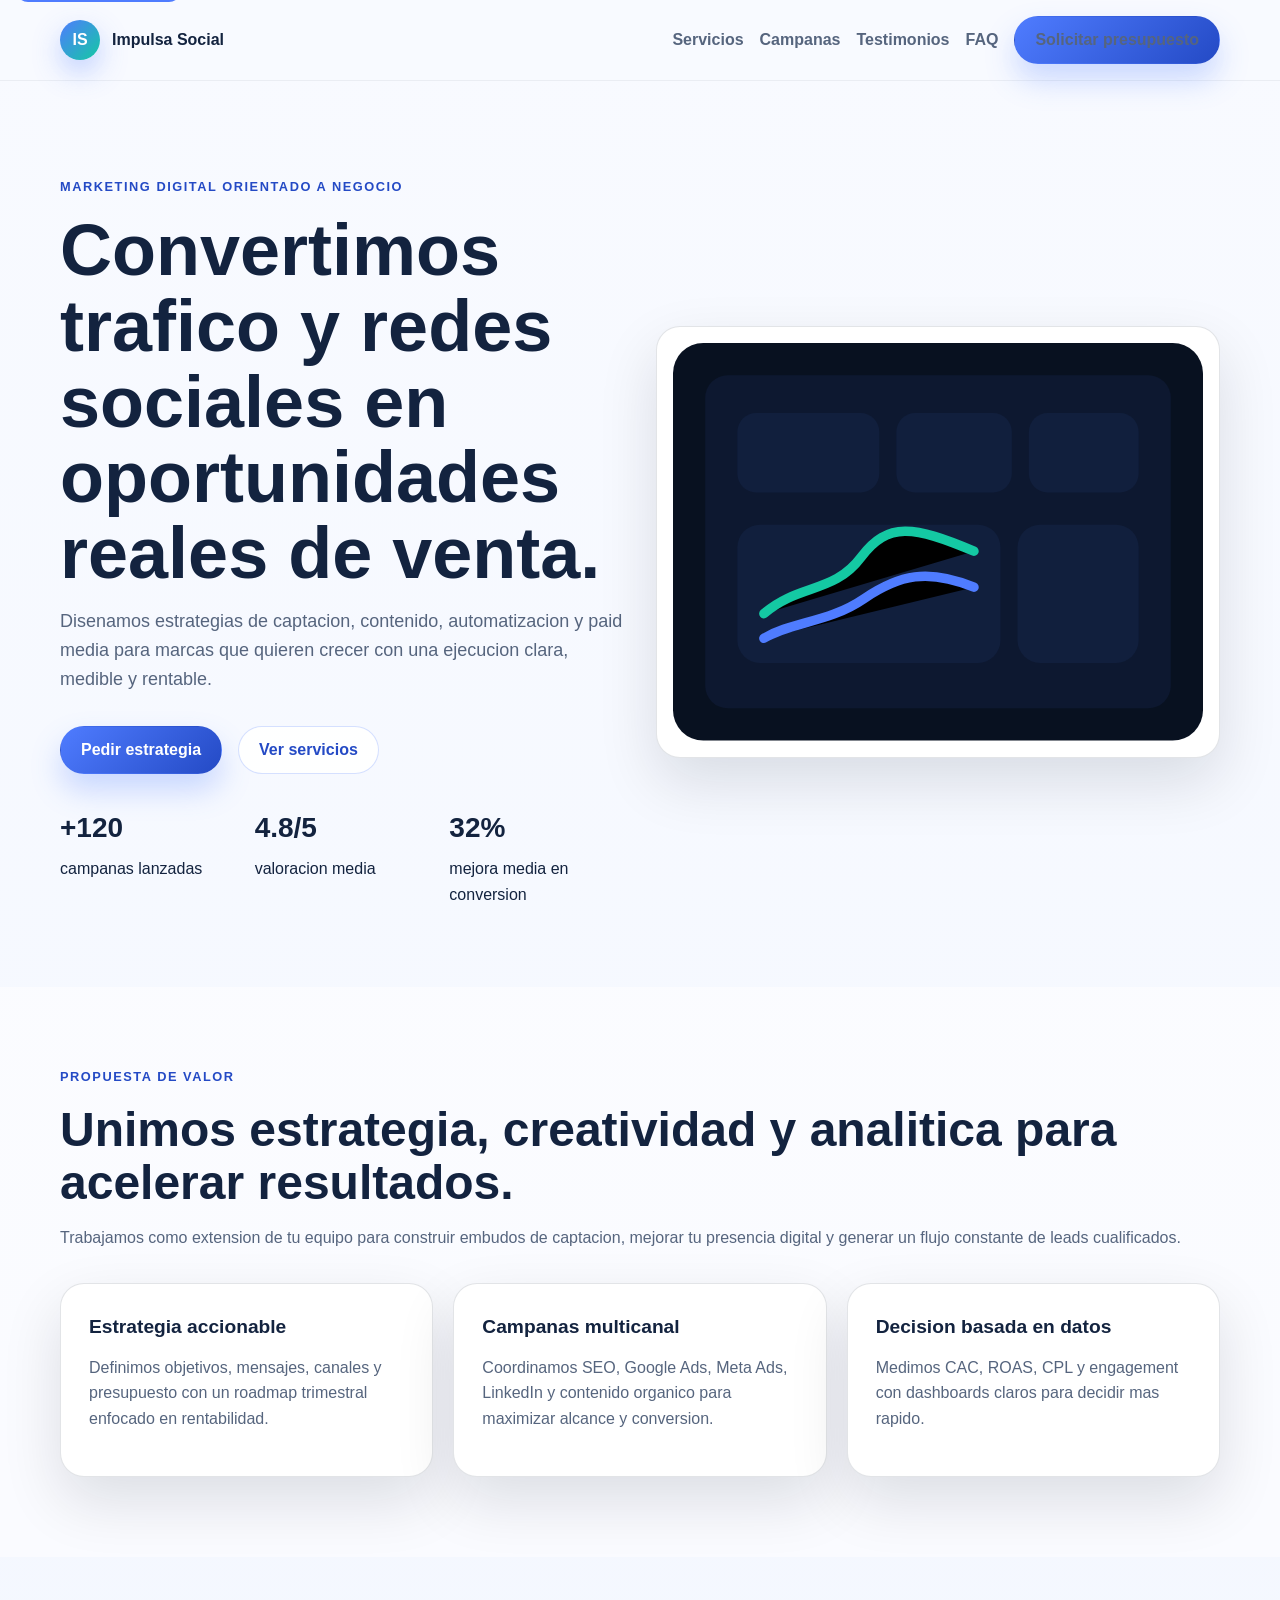
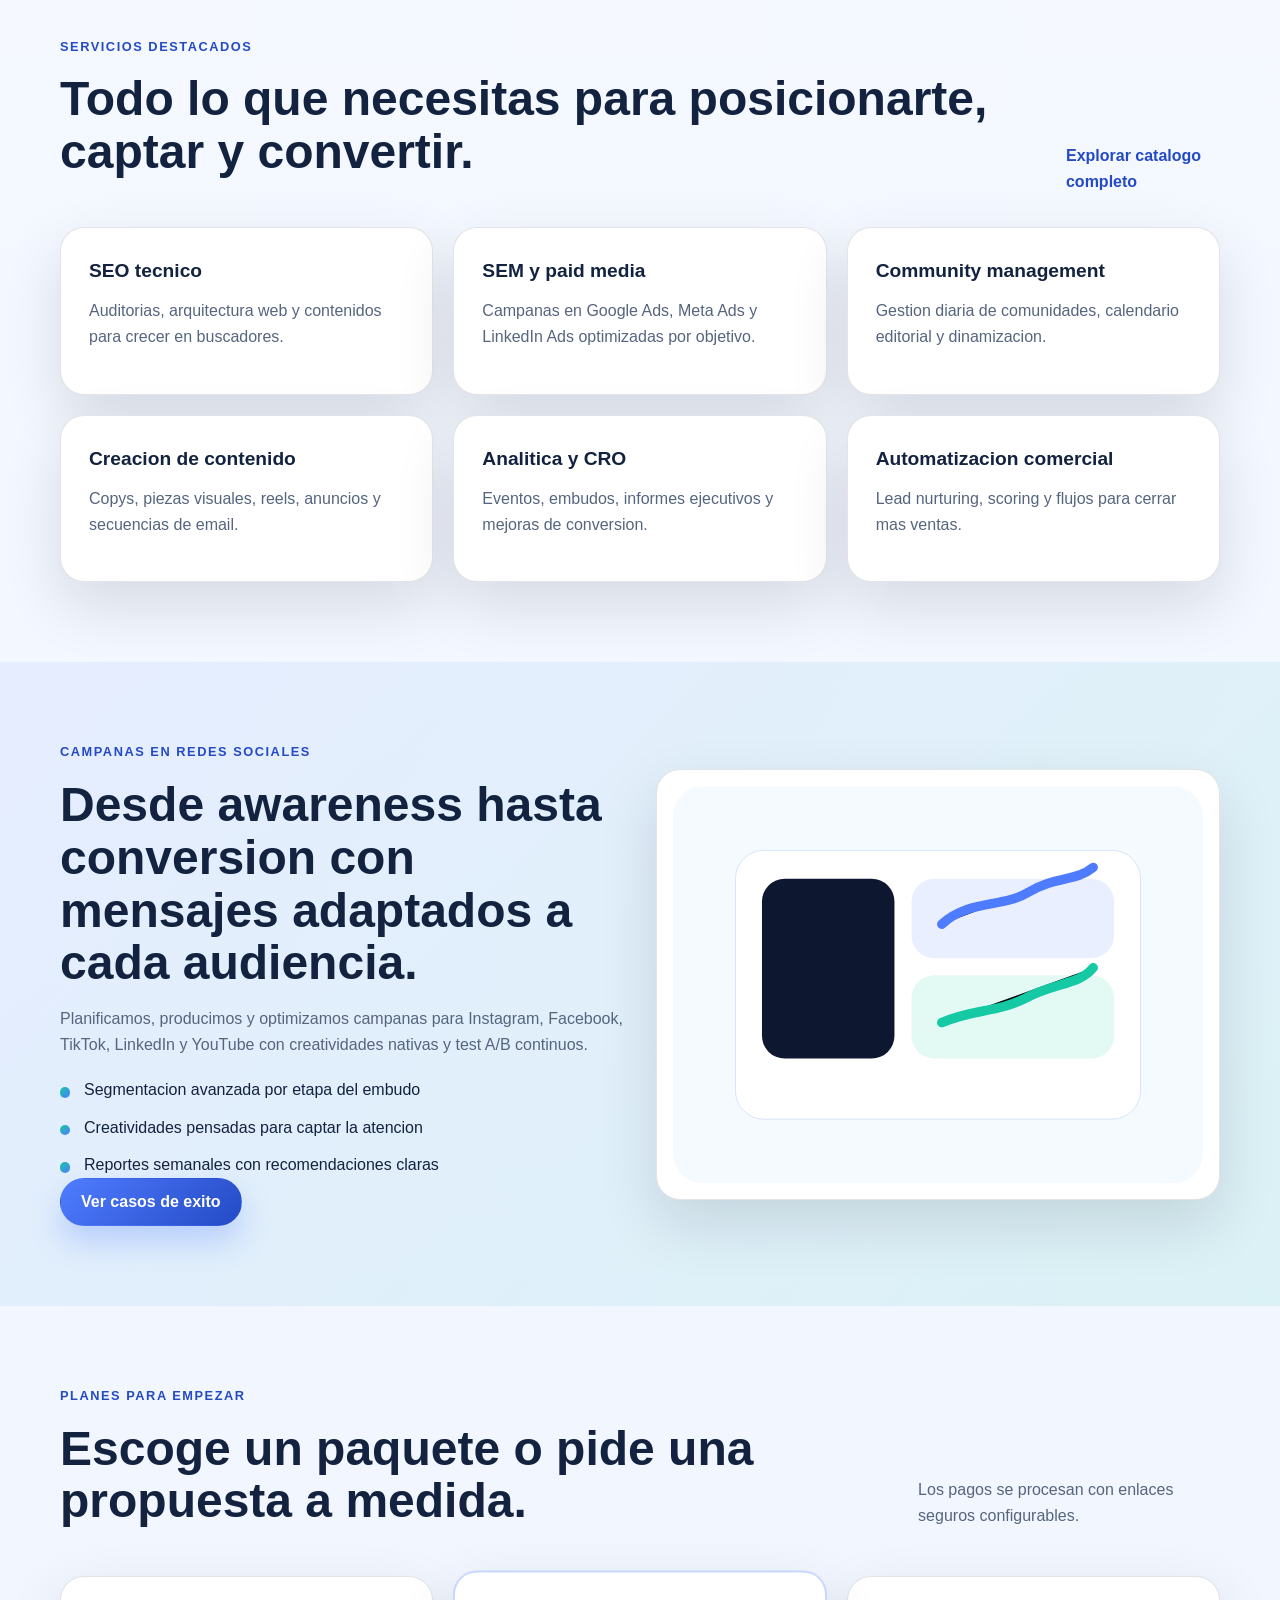
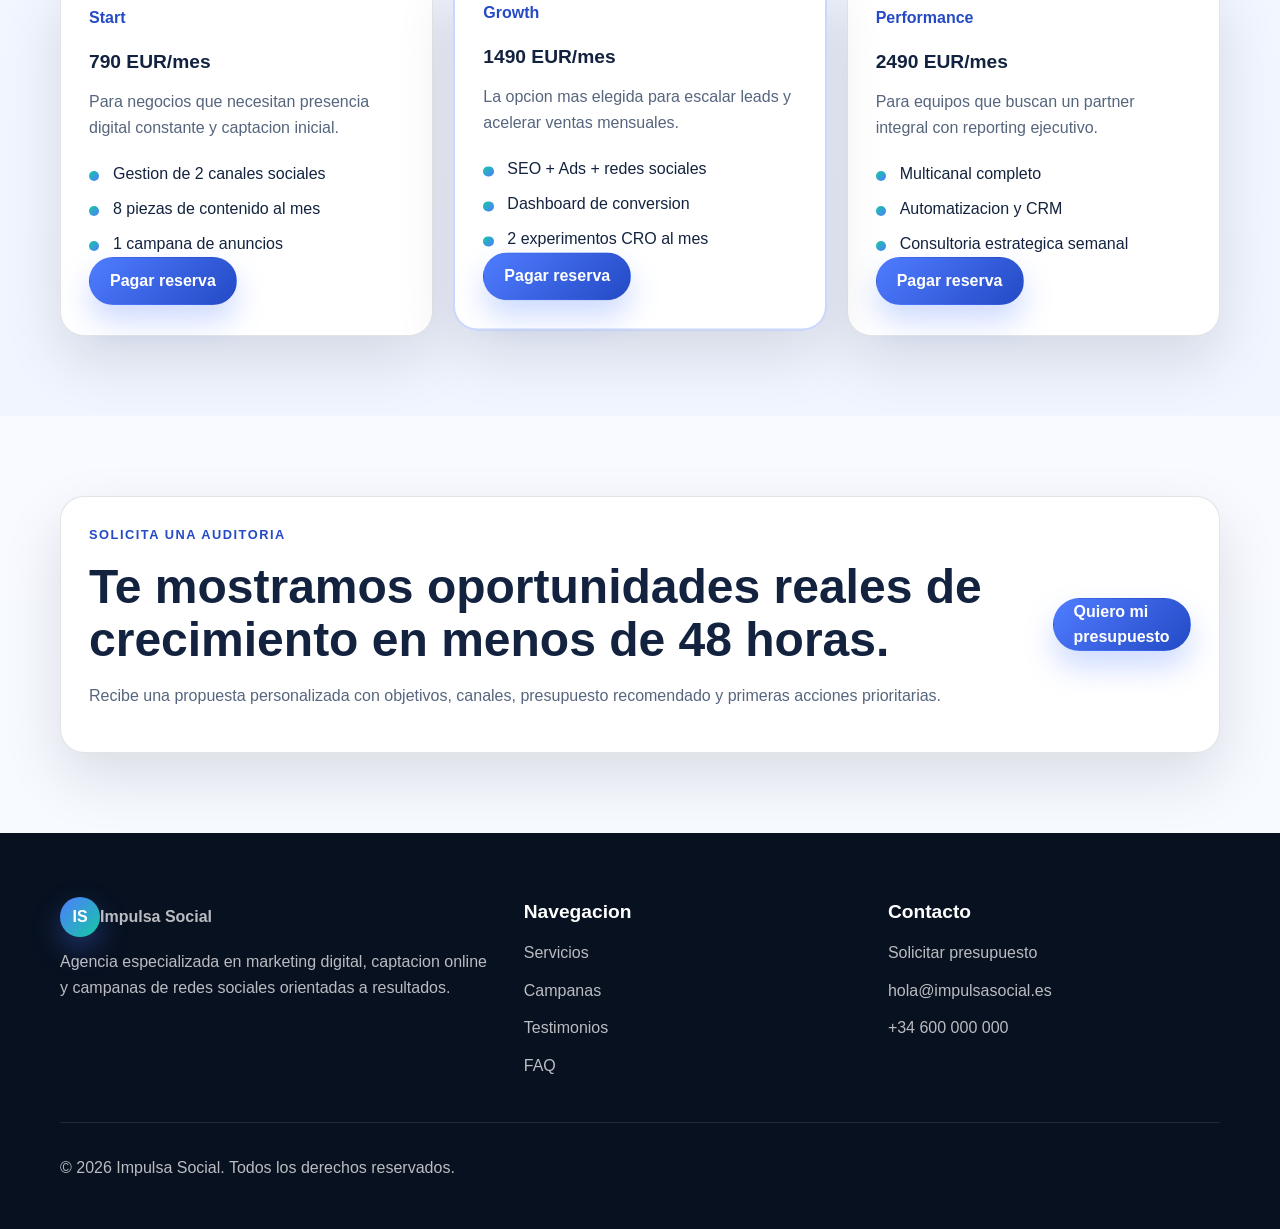
<file: index.html>
<!DOCTYPE html>
<html lang="es">
<head>
  <meta charset="UTF-8">
  <meta name="viewport" content="width=device-width, initial-scale=1.0">
  <title>Impulsa Social | Marketing digital y campanas en redes</title>
  <meta name="description" content="Agencia de marketing digital especializada en SEO, SEM, redes sociales, contenido y analitica orientada a resultados.">
  <link rel="canonical" href="https://20monfort26-commits.github.io/Repo-Proyectos/">
  <link rel="stylesheet" href="assets/css/styles.css">
  <script defer src="assets/js/main.js"></script>
</head>
<body data-page="home">
  <a class="skip-link" href="#main-content">Saltar al contenido</a>
  <header class="site-header">
    <div class="container nav-shell">
      <a class="brand" href="index.html" aria-label="Impulsa Social inicio">
        <span class="brand-mark">IS</span>
        <span>Impulsa Social</span>
      </a>
      <button class="nav-toggle" type="button" aria-expanded="false" aria-controls="site-nav" aria-label="Abrir navegacion">
        <span></span><span></span><span></span>
      </button>
      <nav id="site-nav" class="site-nav" aria-label="Principal">
        <a href="services.html">Servicios</a>
        <a href="social-media.html">Campanas</a>
        <a href="testimonials.html">Testimonios</a>
        <a href="faq.html">FAQ</a>
        <a href="contact.html" class="button button-primary">Solicitar presupuesto</a>
      </nav>
    </div>
  </header>

  <main id="main-content">
    <section class="hero section">
      <div class="container hero-grid">
        <div>
          <p class="eyebrow">Marketing digital orientado a negocio</p>
          <h1>Convertimos trafico y redes sociales en oportunidades reales de venta.</h1>
          <p class="lead">Disenamos estrategias de captacion, contenido, automatizacion y paid media para marcas que quieren crecer con una ejecucion clara, medible y rentable.</p>
          <div class="hero-actions">
            <a class="button button-primary" href="contact.html">Pedir estrategia</a>
            <a class="button button-secondary" href="services.html">Ver servicios</a>
          </div>
          <ul class="stat-list" aria-label="Indicadores destacados">
            <li><strong>+120</strong><span>campanas lanzadas</span></li>
            <li><strong>4.8/5</strong><span>valoracion media</span></li>
            <li><strong>32%</strong><span>mejora media en conversion</span></li>
          </ul>
        </div>
        <div class="card visual-card">
          <svg class="illustration" viewBox="0 0 560 420" aria-hidden="true">
            <rect width="560" height="420" rx="32" fill="#081120"></rect>
            <rect x="34" y="34" width="492" height="352" rx="24" fill="#0d1830"></rect>
            <rect x="68" y="74" width="150" height="84" rx="20" fill="#111f3d"></rect>
            <rect x="236" y="74" width="122" height="84" rx="20" fill="#111f3d"></rect>
            <rect x="376" y="74" width="116" height="84" rx="20" fill="#111f3d"></rect>
            <rect x="68" y="192" width="278" height="146" rx="24" fill="#111f3d"></rect>
            <rect x="364" y="192" width="128" height="146" rx="24" fill="#111f3d"></rect>
            <path d="M96 286C133 254 170 265 199 226C227 189 254 193 318 220" stroke="#14c9a3" stroke-width="10" stroke-linecap="round"></path>
            <path d="M96 312C126 294 164 296 202 270C239 245 269 238 318 258" stroke="#4f7cff" stroke-width="10" stroke-linecap="round"></path>
          </svg>
        </div>
      </div>
    </section>

    <section class="section section-muted">
      <div class="container">
        <div class="section-heading">
          <p class="eyebrow">Propuesta de valor</p>
          <h2>Unimos estrategia, creatividad y analitica para acelerar resultados.</h2>
          <p>Trabajamos como extension de tu equipo para construir embudos de captacion, mejorar tu presencia digital y generar un flujo constante de leads cualificados.</p>
        </div>
        <div class="feature-grid">
          <article class="card">
            <h3>Estrategia accionable</h3>
            <p>Definimos objetivos, mensajes, canales y presupuesto con un roadmap trimestral enfocado en rentabilidad.</p>
          </article>
          <article class="card">
            <h3>Campanas multicanal</h3>
            <p>Coordinamos SEO, Google Ads, Meta Ads, LinkedIn y contenido organico para maximizar alcance y conversion.</p>
          </article>
          <article class="card">
            <h3>Decision basada en datos</h3>
            <p>Medimos CAC, ROAS, CPL y engagement con dashboards claros para decidir mas rapido.</p>
          </article>
        </div>
      </div>
    </section>

    <section class="section">
      <div class="container">
        <div class="section-heading inline-heading">
          <div>
            <p class="eyebrow">Servicios destacados</p>
            <h2>Todo lo que necesitas para posicionarte, captar y convertir.</h2>
          </div>
          <a href="services.html" class="text-link">Explorar catalogo completo</a>
        </div>
        <div class="service-grid">
          <article class="card"><h3>SEO tecnico</h3><p>Auditorias, arquitectura web y contenidos para crecer en buscadores.</p></article>
          <article class="card"><h3>SEM y paid media</h3><p>Campanas en Google Ads, Meta Ads y LinkedIn Ads optimizadas por objetivo.</p></article>
          <article class="card"><h3>Community management</h3><p>Gestion diaria de comunidades, calendario editorial y dinamizacion.</p></article>
          <article class="card"><h3>Creacion de contenido</h3><p>Copys, piezas visuales, reels, anuncios y secuencias de email.</p></article>
          <article class="card"><h3>Analitica y CRO</h3><p>Eventos, embudos, informes ejecutivos y mejoras de conversion.</p></article>
          <article class="card"><h3>Automatizacion comercial</h3><p>Lead nurturing, scoring y flujos para cerrar mas ventas.</p></article>
        </div>
      </div>
    </section>

    <section class="section section-accent">
      <div class="container split-grid">
        <div>
          <p class="eyebrow">Campanas en redes sociales</p>
          <h2>Desde awareness hasta conversion con mensajes adaptados a cada audiencia.</h2>
          <p>Planificamos, producimos y optimizamos campanas para Instagram, Facebook, TikTok, LinkedIn y YouTube con creatividades nativas y test A/B continuos.</p>
          <ul class="check-list">
            <li>Segmentacion avanzada por etapa del embudo</li>
            <li>Creatividades pensadas para captar la atencion</li>
            <li>Reportes semanales con recomendaciones claras</li>
          </ul>
          <a class="button button-primary" href="social-media.html">Ver casos de exito</a>
        </div>
        <div class="card visual-card">
          <svg class="illustration" viewBox="0 0 560 420" aria-hidden="true">
            <rect width="560" height="420" rx="32" fill="#f5faff"></rect>
            <rect x="66" y="68" width="428" height="284" rx="30" fill="#ffffff" stroke="#d7e2f8"></rect>
            <rect x="94" y="98" width="140" height="190" rx="24" fill="#0d1830"></rect>
            <rect x="252" y="98" width="214" height="84" rx="24" fill="#4f7cff" opacity="0.12"></rect>
            <rect x="252" y="200" width="214" height="88" rx="24" fill="#14c9a3" opacity="0.12"></rect>
            <path d="M284 146C312 120 348 129 376 112C404 95 426 101 444 86" stroke="#4f7cff" stroke-width="10" stroke-linecap="round"></path>
            <path d="M284 250C319 235 341 240 373 224C403 208 430 210 444 192" stroke="#14c9a3" stroke-width="10" stroke-linecap="round"></path>
          </svg>
        </div>
      </div>
    </section>

    <section class="section">
      <div class="container">
        <div class="section-heading inline-heading">
          <div>
            <p class="eyebrow">Planes para empezar</p>
            <h2>Escoge un paquete o pide una propuesta a medida.</h2>
          </div>
          <p>Los pagos se procesan con enlaces seguros configurables.</p>
        </div>
        <div class="pricing-grid">
          <article class="card">
            <p class="plan-name">Start</p>
            <h3>790 EUR/mes</h3>
            <p>Para negocios que necesitan presencia digital constante y captacion inicial.</p>
            <ul class="check-list compact">
              <li>Gestion de 2 canales sociales</li>
              <li>8 piezas de contenido al mes</li>
              <li>1 campana de anuncios</li>
            </ul>
            <button class="button button-primary pay-button" data-plan="start">Pagar reserva</button>
          </article>
          <article class="card featured-plan">
            <p class="plan-name">Growth</p>
            <h3>1490 EUR/mes</h3>
            <p>La opcion mas elegida para escalar leads y acelerar ventas mensuales.</p>
            <ul class="check-list compact">
              <li>SEO + Ads + redes sociales</li>
              <li>Dashboard de conversion</li>
              <li>2 experimentos CRO al mes</li>
            </ul>
            <button class="button button-primary pay-button" data-plan="growth">Pagar reserva</button>
          </article>
          <article class="card">
            <p class="plan-name">Performance</p>
            <h3>2490 EUR/mes</h3>
            <p>Para equipos que buscan un partner integral con reporting ejecutivo.</p>
            <ul class="check-list compact">
              <li>Multicanal completo</li>
              <li>Automatizacion y CRM</li>
              <li>Consultoria estrategica semanal</li>
            </ul>
            <button class="button button-primary pay-button" data-plan="performance">Pagar reserva</button>
          </article>
        </div>
      </div>
    </section>

    <section class="section section-muted">
      <div class="container cta-banner card">
        <div>
          <p class="eyebrow">Solicita una auditoria</p>
          <h2>Te mostramos oportunidades reales de crecimiento en menos de 48 horas.</h2>
          <p>Recibe una propuesta personalizada con objetivos, canales, presupuesto recomendado y primeras acciones prioritarias.</p>
        </div>
        <a class="button button-primary" href="contact.html">Quiero mi presupuesto</a>
      </div>
    </section>
  </main>

  <footer class="site-footer">
    <div class="container footer-grid">
      <div>
        <a class="brand" href="index.html"><span class="brand-mark">IS</span><span>Impulsa Social</span></a>
        <p>Agencia especializada en marketing digital, captacion online y campanas de redes sociales orientadas a resultados.</p>
      </div>
      <div>
        <h3>Navegacion</h3>
        <a href="services.html">Servicios</a>
        <a href="social-media.html">Campanas</a>
        <a href="testimonials.html">Testimonios</a>
        <a href="faq.html">FAQ</a>
      </div>
      <div>
        <h3>Contacto</h3>
        <a href="contact.html">Solicitar presupuesto</a>
        <a href="mailto:hola@impulsasocial.es">hola@impulsasocial.es</a>
        <a href="tel:+34600000000">+34 600 000 000</a>
      </div>
    </div>
    <div class="container footer-bottom">
      <p>&copy; 2026 Impulsa Social. Todos los derechos reservados.</p>
    </div>
  </footer>
</body>
</html>
</file>
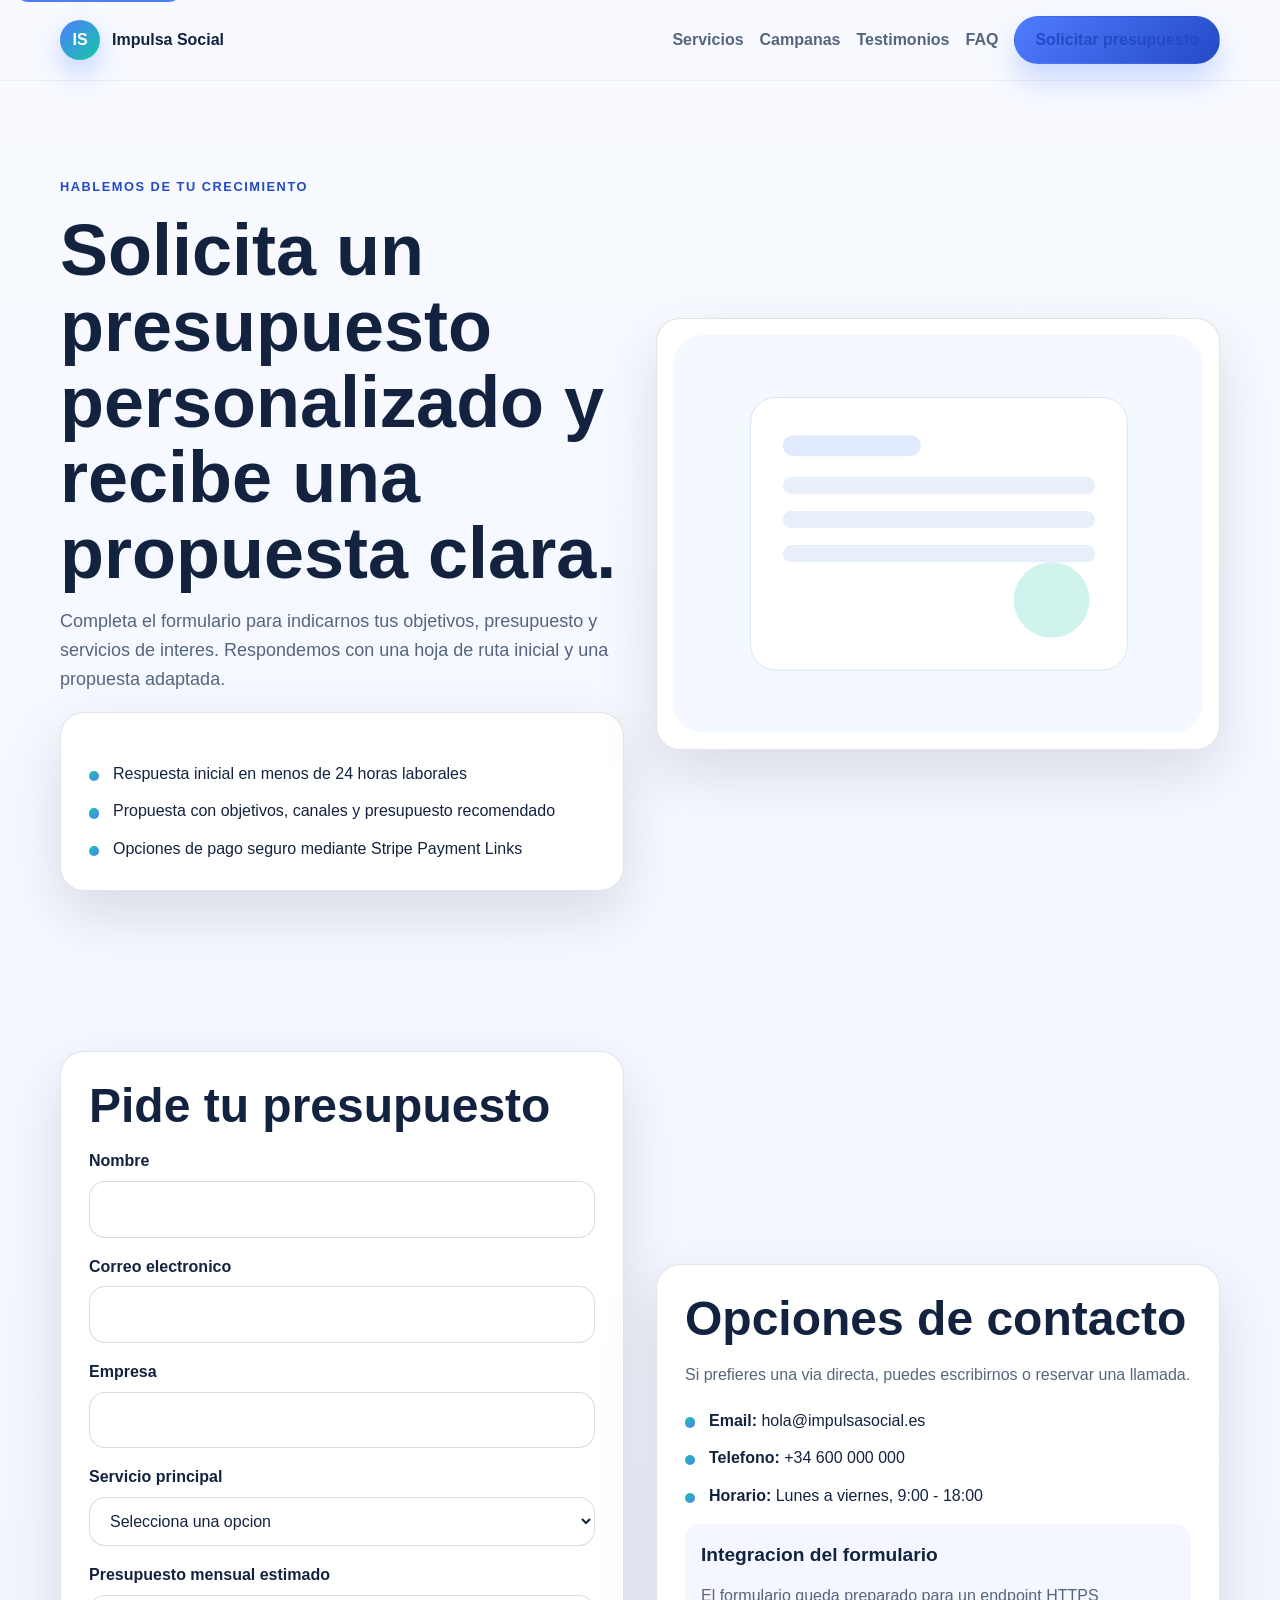
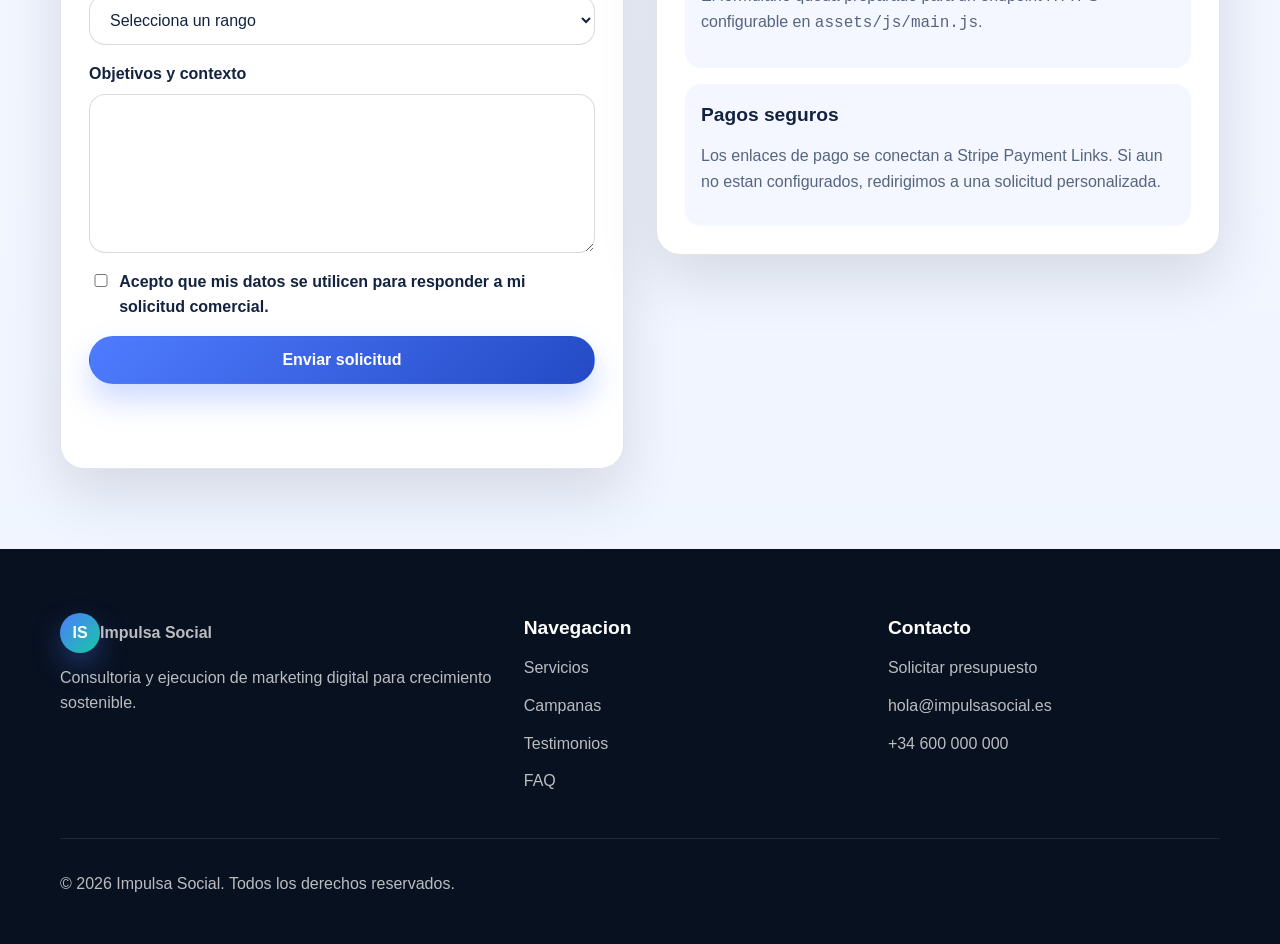
<file: contact.html>
<!DOCTYPE html>
<html lang="es">
<head>
  <meta charset="UTF-8">
  <meta name="viewport" content="width=device-width, initial-scale=1.0">
  <title>Contacto y presupuestos | Impulsa Social</title>
  <meta name="description" content="Solicita un presupuesto personalizado para servicios de marketing digital y campanas en redes sociales.">
  <link rel="canonical" href="https://20monfort26-commits.github.io/Repo-Proyectos/contact.html">
  <link rel="stylesheet" href="assets/css/styles.css">
  <script defer src="assets/js/main.js"></script>
</head>
<body data-page="contact">
  <a class="skip-link" href="#main-content">Saltar al contenido</a>
  <header class="site-header">
    <div class="container nav-shell">
      <a class="brand" href="index.html" aria-label="Impulsa Social inicio"><span class="brand-mark">IS</span><span>Impulsa Social</span></a>
      <button class="nav-toggle" type="button" aria-expanded="false" aria-controls="site-nav" aria-label="Abrir navegacion"><span></span><span></span><span></span></button>
      <nav id="site-nav" class="site-nav" aria-label="Principal">
        <a href="services.html">Servicios</a>
        <a href="social-media.html">Campanas</a>
        <a href="testimonials.html">Testimonios</a>
        <a href="faq.html">FAQ</a>
        <a href="contact.html" class="button button-primary">Solicitar presupuesto</a>
      </nav>
    </div>
  </header>

  <main id="main-content">
    <section class="page-hero section">
      <div class="container split-grid">
        <div>
          <p class="eyebrow">Hablemos de tu crecimiento</p>
          <h1>Solicita un presupuesto personalizado y recibe una propuesta clara.</h1>
          <p class="lead">Completa el formulario para indicarnos tus objetivos, presupuesto y servicios de interes. Respondemos con una hoja de ruta inicial y una propuesta adaptada.</p>
          <div class="card">
            <ul class="check-list">
              <li>Respuesta inicial en menos de 24 horas laborales</li>
              <li>Propuesta con objetivos, canales y presupuesto recomendado</li>
              <li>Opciones de pago seguro mediante Stripe Payment Links</li>
            </ul>
          </div>
        </div>
        <div class="card visual-card">
          <svg class="illustration" viewBox="0 0 560 420" aria-hidden="true">
            <rect width="560" height="420" rx="32" fill="#f4f8ff"></rect>
            <rect x="82" y="66" width="398" height="288" rx="26" fill="#ffffff" stroke="#d7e2f8"></rect>
            <rect x="116" y="106" width="146" height="22" rx="11" fill="#4f7cff" opacity="0.16"></rect>
            <rect x="116" y="150" width="330" height="18" rx="9" fill="#e8effb"></rect>
            <rect x="116" y="186" width="330" height="18" rx="9" fill="#e8effb"></rect>
            <rect x="116" y="222" width="330" height="18" rx="9" fill="#e8effb"></rect>
            <circle cx="400" cy="280" r="40" fill="#14c9a3" opacity="0.2"></circle>
          </svg>
        </div>
      </div>
    </section>

    <section class="section">
      <div class="container contact-grid">
        <article class="card form-card">
          <h2>Pide tu presupuesto</h2>
          <form id="quote-form" novalidate>
            <div class="form-row">
              <label for="name">Nombre</label>
              <input id="name" name="name" type="text" autocomplete="name" required>
            </div>
            <div class="form-row">
              <label for="email">Correo electronico</label>
              <input id="email" name="email" type="email" autocomplete="email" required>
            </div>
            <div class="form-row">
              <label for="company">Empresa</label>
              <input id="company" name="company" type="text" autocomplete="organization">
            </div>
            <div class="form-row">
              <label for="service">Servicio principal</label>
              <select id="service" name="service" required>
                <option value="">Selecciona una opcion</option>
                <option value="seo">SEO</option>
                <option value="sem">SEM</option>
                <option value="community-management">Gestion de comunidades</option>
                <option value="publicidad-pagada">Publicidad pagada</option>
                <option value="contenido">Creacion de contenido</option>
                <option value="analisis-datos">Analisis de datos</option>
                <option value="campanas-redes">Campanas en redes sociales</option>
              </select>
            </div>
            <div class="form-row">
              <label for="budget">Presupuesto mensual estimado</label>
              <select id="budget" name="budget" required>
                <option value="">Selecciona un rango</option>
                <option value="500-1000">500 - 1000 EUR</option>
                <option value="1000-2500">1000 - 2500 EUR</option>
                <option value="2500-5000">2500 - 5000 EUR</option>
                <option value="5000+">Mas de 5000 EUR</option>
              </select>
            </div>
            <div class="form-row">
              <label for="message">Objetivos y contexto</label>
              <textarea id="message" name="message" rows="5" required></textarea>
            </div>
            <div class="form-row checkbox-row">
              <input id="consent" name="consent" type="checkbox" required>
              <label for="consent">Acepto que mis datos se utilicen para responder a mi solicitud comercial.</label>
            </div>
            <input id="selected-plan" name="selectedPlan" type="hidden">
            <button class="button button-primary" type="submit">Enviar solicitud</button>
            <p id="form-status" class="form-status" role="status" aria-live="polite"></p>
          </form>
        </article>
        <aside class="card">
          <h2>Opciones de contacto</h2>
          <p>Si prefieres una via directa, puedes escribirnos o reservar una llamada.</p>
          <ul class="contact-list">
            <li><strong>Email:</strong> <a href="mailto:hola@impulsasocial.es">hola@impulsasocial.es</a></li>
            <li><strong>Telefono:</strong> <a href="tel:+34600000000">+34 600 000 000</a></li>
            <li><strong>Horario:</strong> Lunes a viernes, 9:00 - 18:00</li>
          </ul>
          <div class="notice-box">
            <h3>Integracion del formulario</h3>
            <p>El formulario queda preparado para un endpoint HTTPS configurable en <code>assets/js/main.js</code>.</p>
          </div>
          <div class="notice-box">
            <h3>Pagos seguros</h3>
            <p>Los enlaces de pago se conectan a Stripe Payment Links. Si aun no estan configurados, redirigimos a una solicitud personalizada.</p>
          </div>
        </aside>
      </div>
    </section>
  </main>

  <footer class="site-footer">
    <div class="container footer-grid">
      <div><a class="brand" href="index.html"><span class="brand-mark">IS</span><span>Impulsa Social</span></a><p>Consultoria y ejecucion de marketing digital para crecimiento sostenible.</p></div>
      <div><h3>Navegacion</h3><a href="services.html">Servicios</a><a href="social-media.html">Campanas</a><a href="testimonials.html">Testimonios</a><a href="faq.html">FAQ</a></div>
      <div><h3>Contacto</h3><a href="contact.html">Solicitar presupuesto</a><a href="mailto:hola@impulsasocial.es">hola@impulsasocial.es</a><a href="tel:+34600000000">+34 600 000 000</a></div>
    </div>
    <div class="container footer-bottom"><p>&copy; 2026 Impulsa Social. Todos los derechos reservados.</p></div>
  </footer>
</body>
</html>
</file>
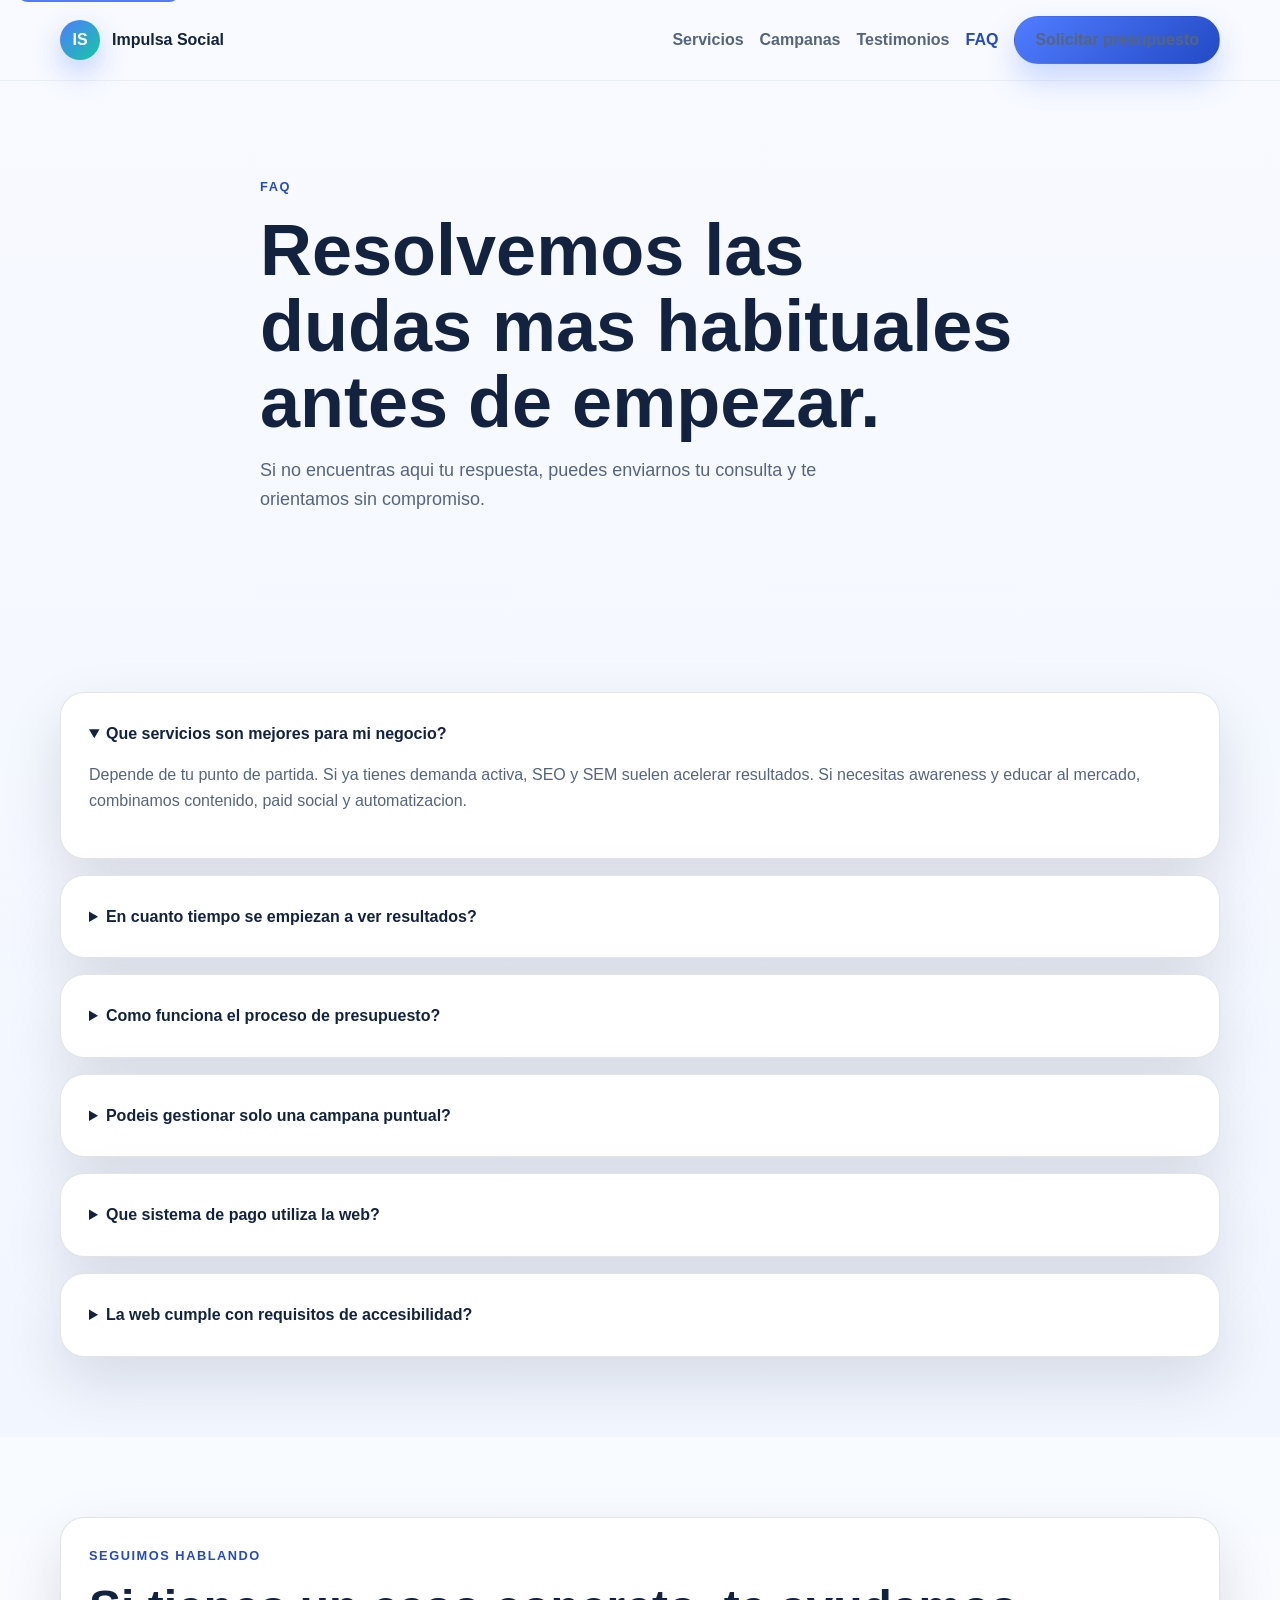
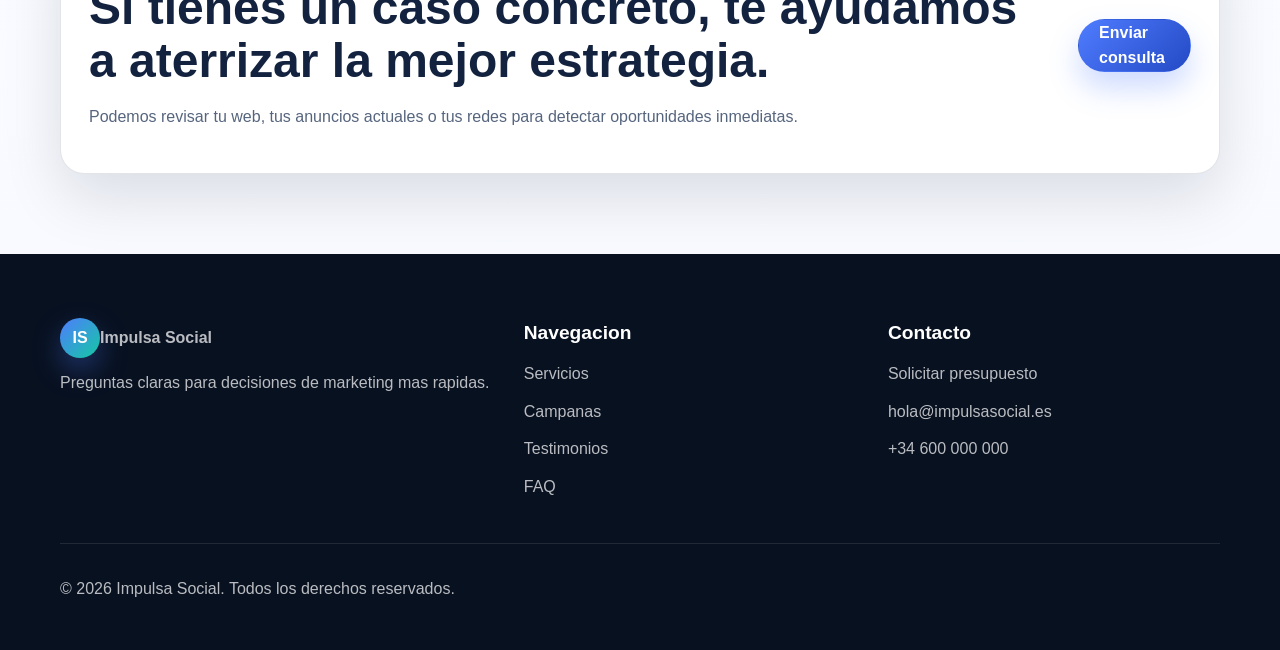
<file: faq.html>
<!DOCTYPE html>
<html lang="es">
<head>
  <meta charset="UTF-8">
  <meta name="viewport" content="width=device-width, initial-scale=1.0">
  <title>Preguntas frecuentes | Impulsa Social</title>
  <meta name="description" content="Preguntas frecuentes sobre servicios de marketing digital, plazos, presupuestos y campanas en redes sociales.">
  <link rel="canonical" href="https://20monfort26-commits.github.io/Repo-Proyectos/faq.html">
  <link rel="stylesheet" href="assets/css/styles.css">
  <script defer src="assets/js/main.js"></script>
</head>
<body data-page="faq">
  <a class="skip-link" href="#main-content">Saltar al contenido</a>
  <header class="site-header">
    <div class="container nav-shell">
      <a class="brand" href="index.html" aria-label="Impulsa Social inicio"><span class="brand-mark">IS</span><span>Impulsa Social</span></a>
      <button class="nav-toggle" type="button" aria-expanded="false" aria-controls="site-nav" aria-label="Abrir navegacion"><span></span><span></span><span></span></button>
      <nav id="site-nav" class="site-nav" aria-label="Principal">
        <a href="services.html">Servicios</a>
        <a href="social-media.html">Campanas</a>
        <a href="testimonials.html">Testimonios</a>
        <a href="faq.html">FAQ</a>
        <a href="contact.html" class="button button-primary">Solicitar presupuesto</a>
      </nav>
    </div>
  </header>

  <main id="main-content">
    <section class="page-hero section">
      <div class="container narrow">
        <p class="eyebrow">FAQ</p>
        <h1>Resolvemos las dudas mas habituales antes de empezar.</h1>
        <p class="lead">Si no encuentras aqui tu respuesta, puedes enviarnos tu consulta y te orientamos sin compromiso.</p>
      </div>
    </section>

    <section class="section">
      <div class="container faq-list">
        <details class="card faq-item" open>
          <summary>Que servicios son mejores para mi negocio?</summary>
          <p>Depende de tu punto de partida. Si ya tienes demanda activa, SEO y SEM suelen acelerar resultados. Si necesitas awareness y educar al mercado, combinamos contenido, paid social y automatizacion.</p>
        </details>
        <details class="card faq-item">
          <summary>En cuanto tiempo se empiezan a ver resultados?</summary>
          <p>En paid media y campanas sociales se pueden detectar tendencias en pocas semanas. SEO y contenido requieren una ventana mayor, normalmente entre 3 y 6 meses para consolidar resultados.</p>
        </details>
        <details class="card faq-item">
          <summary>Como funciona el proceso de presupuesto?</summary>
          <p>Recibimos tu formulario, revisamos objetivos, presupuesto y canales. Despues preparamos una propuesta con alcance, entregables, cronograma y una recomendacion de inversion.</p>
        </details>
        <details class="card faq-item">
          <summary>Podeis gestionar solo una campana puntual?</summary>
          <p>Si. Podemos trabajar en campanas de lanzamiento, promociones estacionales, captacion de leads o activaciones especificas en redes sociales.</p>
        </details>
        <details class="card faq-item">
          <summary>Que sistema de pago utiliza la web?</summary>
          <p>La pagina esta preparada para Stripe Payment Links mediante HTTPS. Esto permite procesar reservas o pagos de forma segura sin exponer datos sensibles en GitHub Pages.</p>
        </details>
        <details class="card faq-item">
          <summary>La web cumple con requisitos de accesibilidad?</summary>
          <p>Se ha construido con estructura semantica, contraste alto, soporte de teclado, etiquetas de formulario y una base alineada con WCAG 2.1 para continuar validando en produccion.</p>
        </details>
      </div>
    </section>

    <section class="section section-muted">
      <div class="container cta-banner card">
        <div>
          <p class="eyebrow">Seguimos hablando</p>
          <h2>Si tienes un caso concreto, te ayudamos a aterrizar la mejor estrategia.</h2>
          <p>Podemos revisar tu web, tus anuncios actuales o tus redes para detectar oportunidades inmediatas.</p>
        </div>
        <a href="contact.html" class="button button-primary">Enviar consulta</a>
      </div>
    </section>
  </main>

  <footer class="site-footer">
    <div class="container footer-grid">
      <div><a class="brand" href="index.html"><span class="brand-mark">IS</span><span>Impulsa Social</span></a><p>Preguntas claras para decisiones de marketing mas rapidas.</p></div>
      <div><h3>Navegacion</h3><a href="services.html">Servicios</a><a href="social-media.html">Campanas</a><a href="testimonials.html">Testimonios</a><a href="faq.html">FAQ</a></div>
      <div><h3>Contacto</h3><a href="contact.html">Solicitar presupuesto</a><a href="mailto:hola@impulsasocial.es">hola@impulsasocial.es</a><a href="tel:+34600000000">+34 600 000 000</a></div>
    </div>
    <div class="container footer-bottom"><p>&copy; 2026 Impulsa Social. Todos los derechos reservados.</p></div>
  </footer>
</body>
</html>
</file>
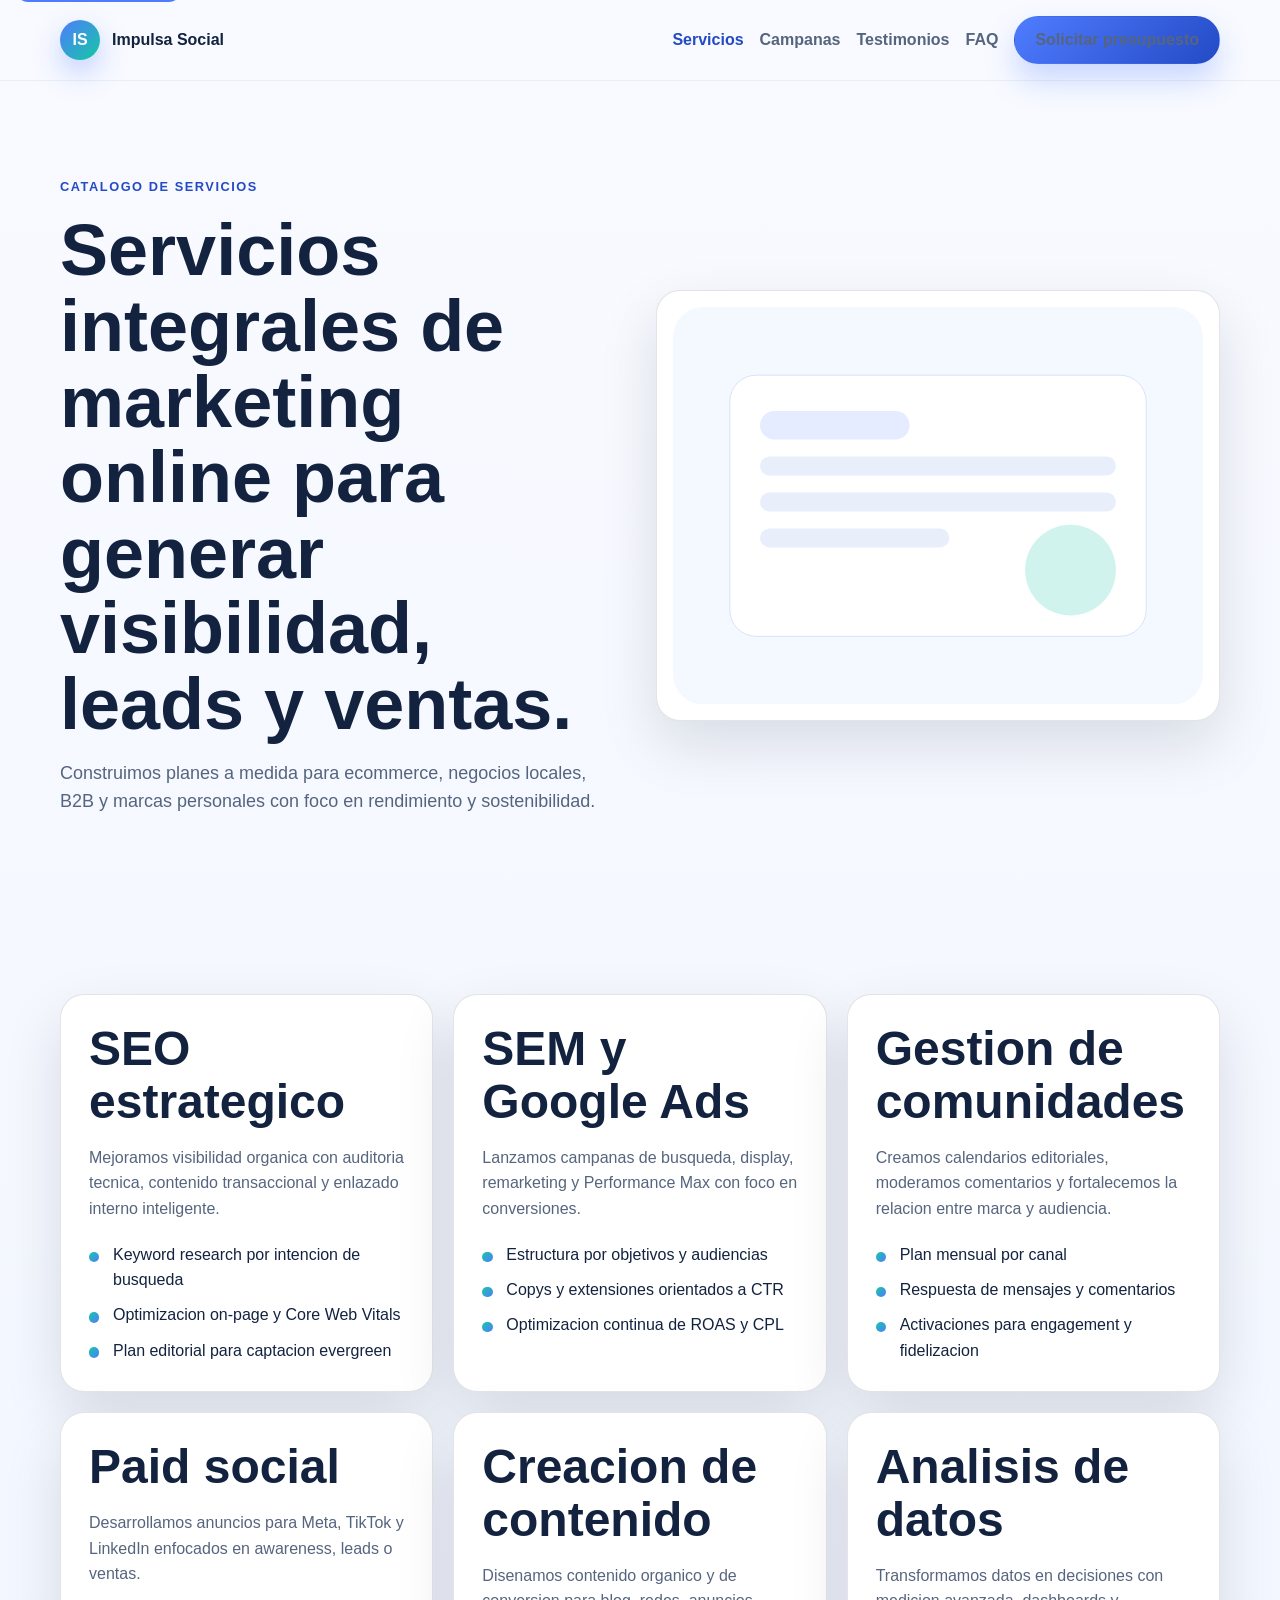
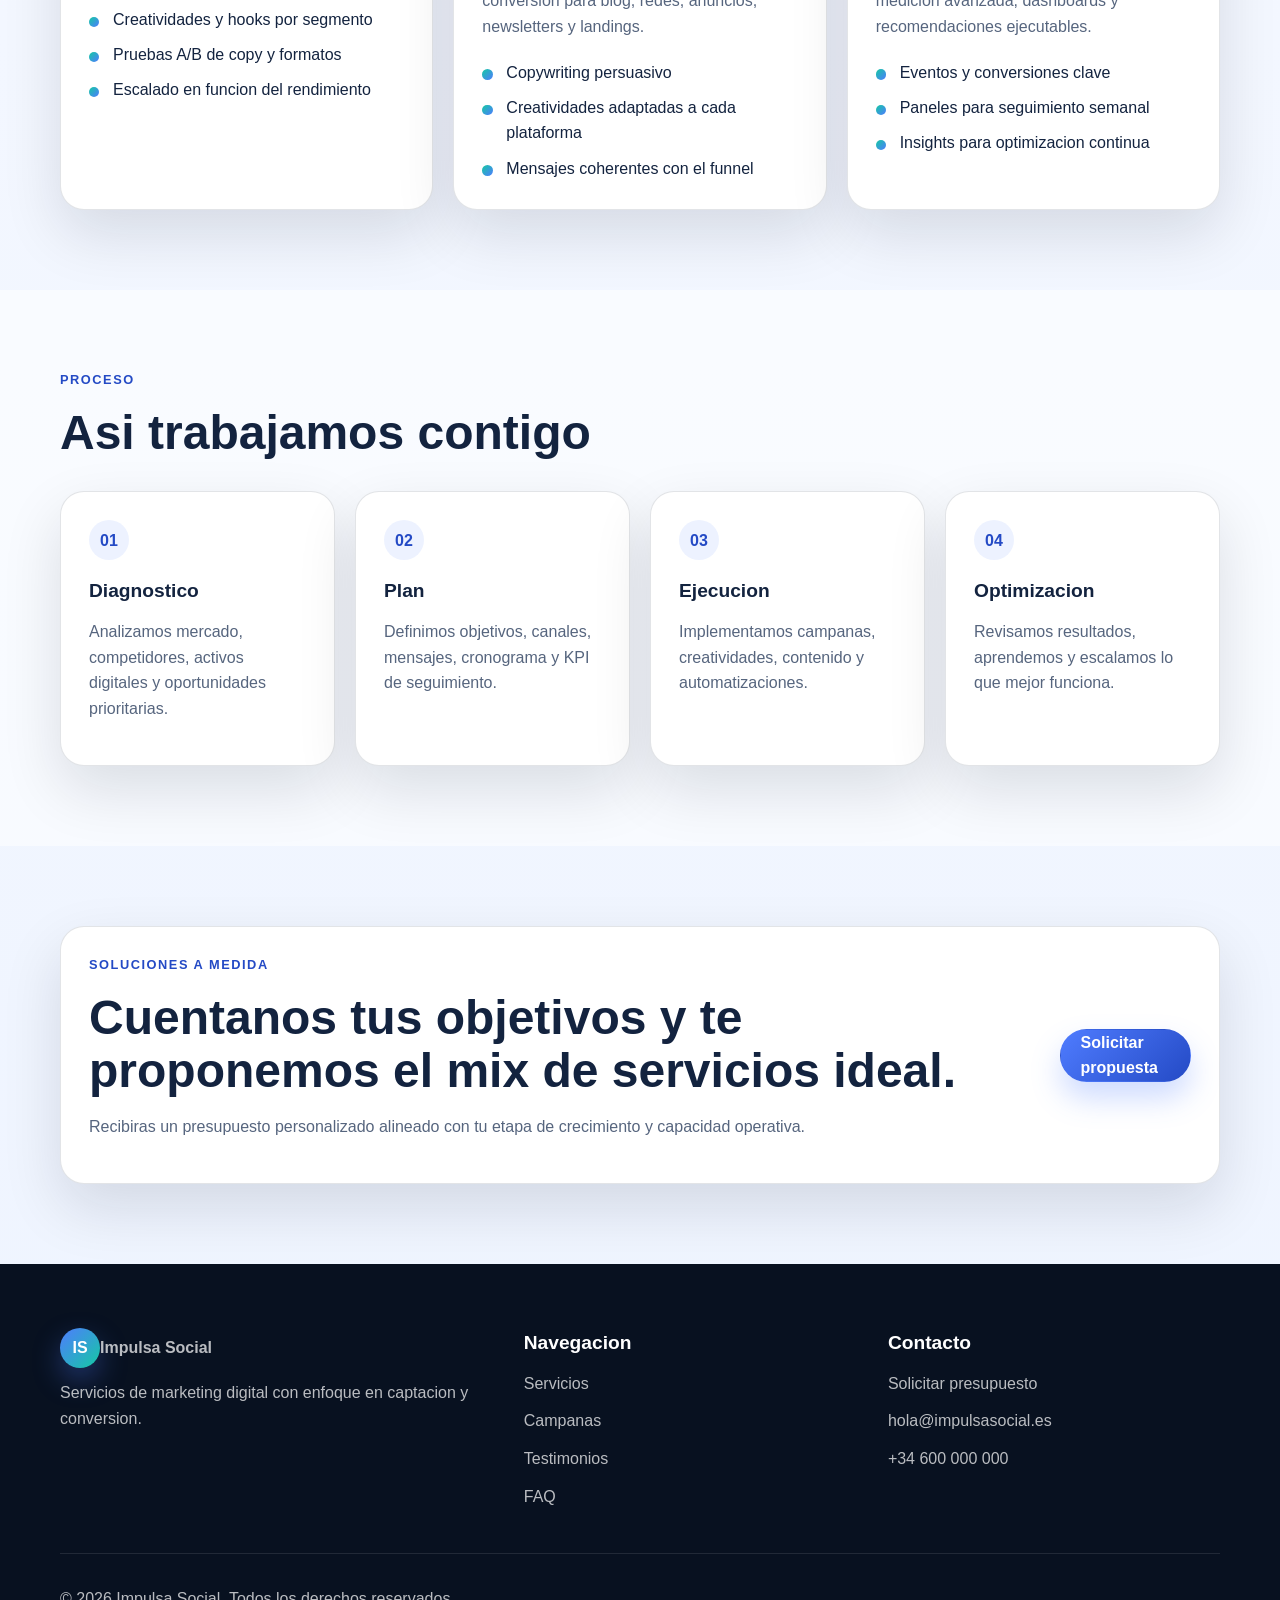
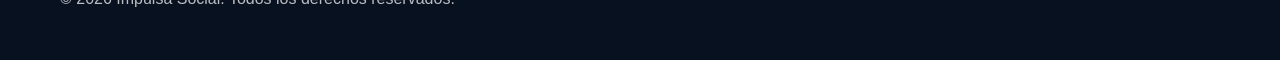
<file: services.html>
<!DOCTYPE html>
<html lang="es">
<head>
  <meta charset="UTF-8">
  <meta name="viewport" content="width=device-width, initial-scale=1.0">
  <title>Servicios | Impulsa Social</title>
  <meta name="description" content="Catalogo de servicios de marketing online: SEO, SEM, community management, publicidad pagada, contenido y analitica.">
  <link rel="canonical" href="https://20monfort26-commits.github.io/Repo-Proyectos/services.html">
  <link rel="stylesheet" href="assets/css/styles.css">
  <script defer src="assets/js/main.js"></script>
</head>
<body data-page="services">
  <a class="skip-link" href="#main-content">Saltar al contenido</a>
  <header class="site-header">
    <div class="container nav-shell">
      <a class="brand" href="index.html" aria-label="Impulsa Social inicio"><span class="brand-mark">IS</span><span>Impulsa Social</span></a>
      <button class="nav-toggle" type="button" aria-expanded="false" aria-controls="site-nav" aria-label="Abrir navegacion"><span></span><span></span><span></span></button>
      <nav id="site-nav" class="site-nav" aria-label="Principal">
        <a href="services.html">Servicios</a>
        <a href="social-media.html">Campanas</a>
        <a href="testimonials.html">Testimonios</a>
        <a href="faq.html">FAQ</a>
        <a href="contact.html" class="button button-primary">Solicitar presupuesto</a>
      </nav>
    </div>
  </header>

  <main id="main-content">
    <section class="page-hero section">
      <div class="container split-grid">
        <div>
          <p class="eyebrow">Catalogo de servicios</p>
          <h1>Servicios integrales de marketing online para generar visibilidad, leads y ventas.</h1>
          <p class="lead">Construimos planes a medida para ecommerce, negocios locales, B2B y marcas personales con foco en rendimiento y sostenibilidad.</p>
        </div>
        <div class="card visual-card">
          <svg class="illustration" viewBox="0 0 560 420" aria-hidden="true">
            <rect width="560" height="420" rx="32" fill="#f4f8ff"></rect>
            <rect x="60" y="72" width="440" height="276" rx="28" fill="#ffffff" stroke="#d7e2f8"></rect>
            <rect x="92" y="110" width="158" height="30" rx="15" fill="#4f7cff" opacity="0.14"></rect>
            <rect x="92" y="158" width="376" height="20" rx="10" fill="#e8effb"></rect>
            <rect x="92" y="196" width="376" height="20" rx="10" fill="#e8effb"></rect>
            <rect x="92" y="234" width="200" height="20" rx="10" fill="#e8effb"></rect>
            <circle cx="420" cy="278" r="48" fill="#14c9a3" opacity="0.2"></circle>
          </svg>
        </div>
      </div>
    </section>

    <section class="section">
      <div class="container detail-grid">
        <article class="card">
          <h2>SEO estrategico</h2>
          <p>Mejoramos visibilidad organica con auditoria tecnica, contenido transaccional y enlazado interno inteligente.</p>
          <ul class="check-list compact">
            <li>Keyword research por intencion de busqueda</li>
            <li>Optimizacion on-page y Core Web Vitals</li>
            <li>Plan editorial para captacion evergreen</li>
          </ul>
        </article>
        <article class="card">
          <h2>SEM y Google Ads</h2>
          <p>Lanzamos campanas de busqueda, display, remarketing y Performance Max con foco en conversiones.</p>
          <ul class="check-list compact">
            <li>Estructura por objetivos y audiencias</li>
            <li>Copys y extensiones orientados a CTR</li>
            <li>Optimizacion continua de ROAS y CPL</li>
          </ul>
        </article>
        <article class="card">
          <h2>Gestion de comunidades</h2>
          <p>Creamos calendarios editoriales, moderamos comentarios y fortalecemos la relacion entre marca y audiencia.</p>
          <ul class="check-list compact">
            <li>Plan mensual por canal</li>
            <li>Respuesta de mensajes y comentarios</li>
            <li>Activaciones para engagement y fidelizacion</li>
          </ul>
        </article>
        <article class="card">
          <h2>Paid social</h2>
          <p>Desarrollamos anuncios para Meta, TikTok y LinkedIn enfocados en awareness, leads o ventas.</p>
          <ul class="check-list compact">
            <li>Creatividades y hooks por segmento</li>
            <li>Pruebas A/B de copy y formatos</li>
            <li>Escalado en funcion del rendimiento</li>
          </ul>
        </article>
        <article class="card">
          <h2>Creacion de contenido</h2>
          <p>Disenamos contenido organico y de conversion para blog, redes, anuncios, newsletters y landings.</p>
          <ul class="check-list compact">
            <li>Copywriting persuasivo</li>
            <li>Creatividades adaptadas a cada plataforma</li>
            <li>Mensajes coherentes con el funnel</li>
          </ul>
        </article>
        <article class="card">
          <h2>Analisis de datos</h2>
          <p>Transformamos datos en decisiones con medicion avanzada, dashboards y recomendaciones ejecutables.</p>
          <ul class="check-list compact">
            <li>Eventos y conversiones clave</li>
            <li>Paneles para seguimiento semanal</li>
            <li>Insights para optimizacion continua</li>
          </ul>
        </article>
      </div>
    </section>

    <section class="section section-muted">
      <div class="container">
        <div class="section-heading">
          <p class="eyebrow">Proceso</p>
          <h2>Asi trabajamos contigo</h2>
        </div>
        <div class="timeline-grid">
          <article class="card timeline-card"><span>01</span><h3>Diagnostico</h3><p>Analizamos mercado, competidores, activos digitales y oportunidades prioritarias.</p></article>
          <article class="card timeline-card"><span>02</span><h3>Plan</h3><p>Definimos objetivos, canales, mensajes, cronograma y KPI de seguimiento.</p></article>
          <article class="card timeline-card"><span>03</span><h3>Ejecucion</h3><p>Implementamos campanas, creatividades, contenido y automatizaciones.</p></article>
          <article class="card timeline-card"><span>04</span><h3>Optimizacion</h3><p>Revisamos resultados, aprendemos y escalamos lo que mejor funciona.</p></article>
        </div>
      </div>
    </section>

    <section class="section">
      <div class="container cta-banner card">
        <div>
          <p class="eyebrow">Soluciones a medida</p>
          <h2>Cuentanos tus objetivos y te proponemos el mix de servicios ideal.</h2>
          <p>Recibiras un presupuesto personalizado alineado con tu etapa de crecimiento y capacidad operativa.</p>
        </div>
        <a href="contact.html" class="button button-primary">Solicitar propuesta</a>
      </div>
    </section>
  </main>

  <footer class="site-footer">
    <div class="container footer-grid">
      <div><a class="brand" href="index.html"><span class="brand-mark">IS</span><span>Impulsa Social</span></a><p>Servicios de marketing digital con enfoque en captacion y conversion.</p></div>
      <div><h3>Navegacion</h3><a href="services.html">Servicios</a><a href="social-media.html">Campanas</a><a href="testimonials.html">Testimonios</a><a href="faq.html">FAQ</a></div>
      <div><h3>Contacto</h3><a href="contact.html">Solicitar presupuesto</a><a href="mailto:hola@impulsasocial.es">hola@impulsasocial.es</a><a href="tel:+34600000000">+34 600 000 000</a></div>
    </div>
    <div class="container footer-bottom"><p>&copy; 2026 Impulsa Social. Todos los derechos reservados.</p></div>
  </footer>
</body>
</html>
</file>
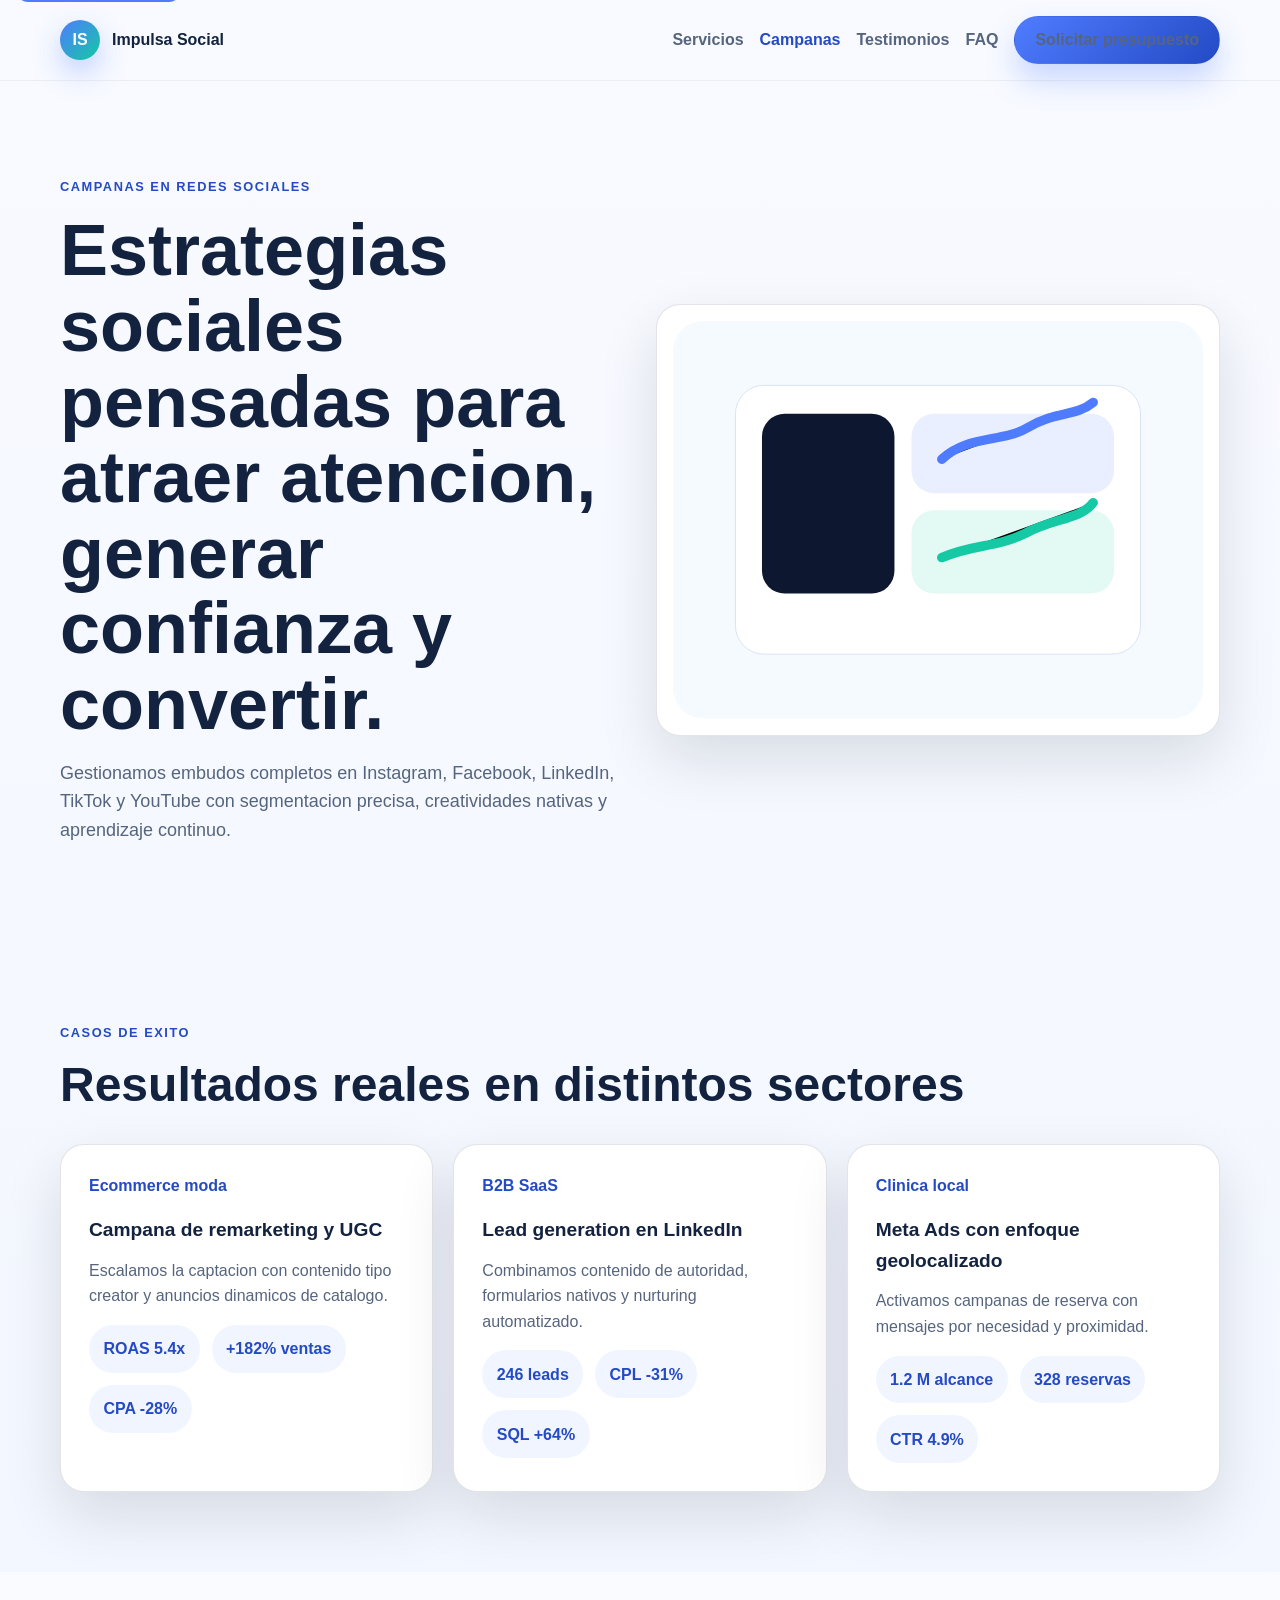
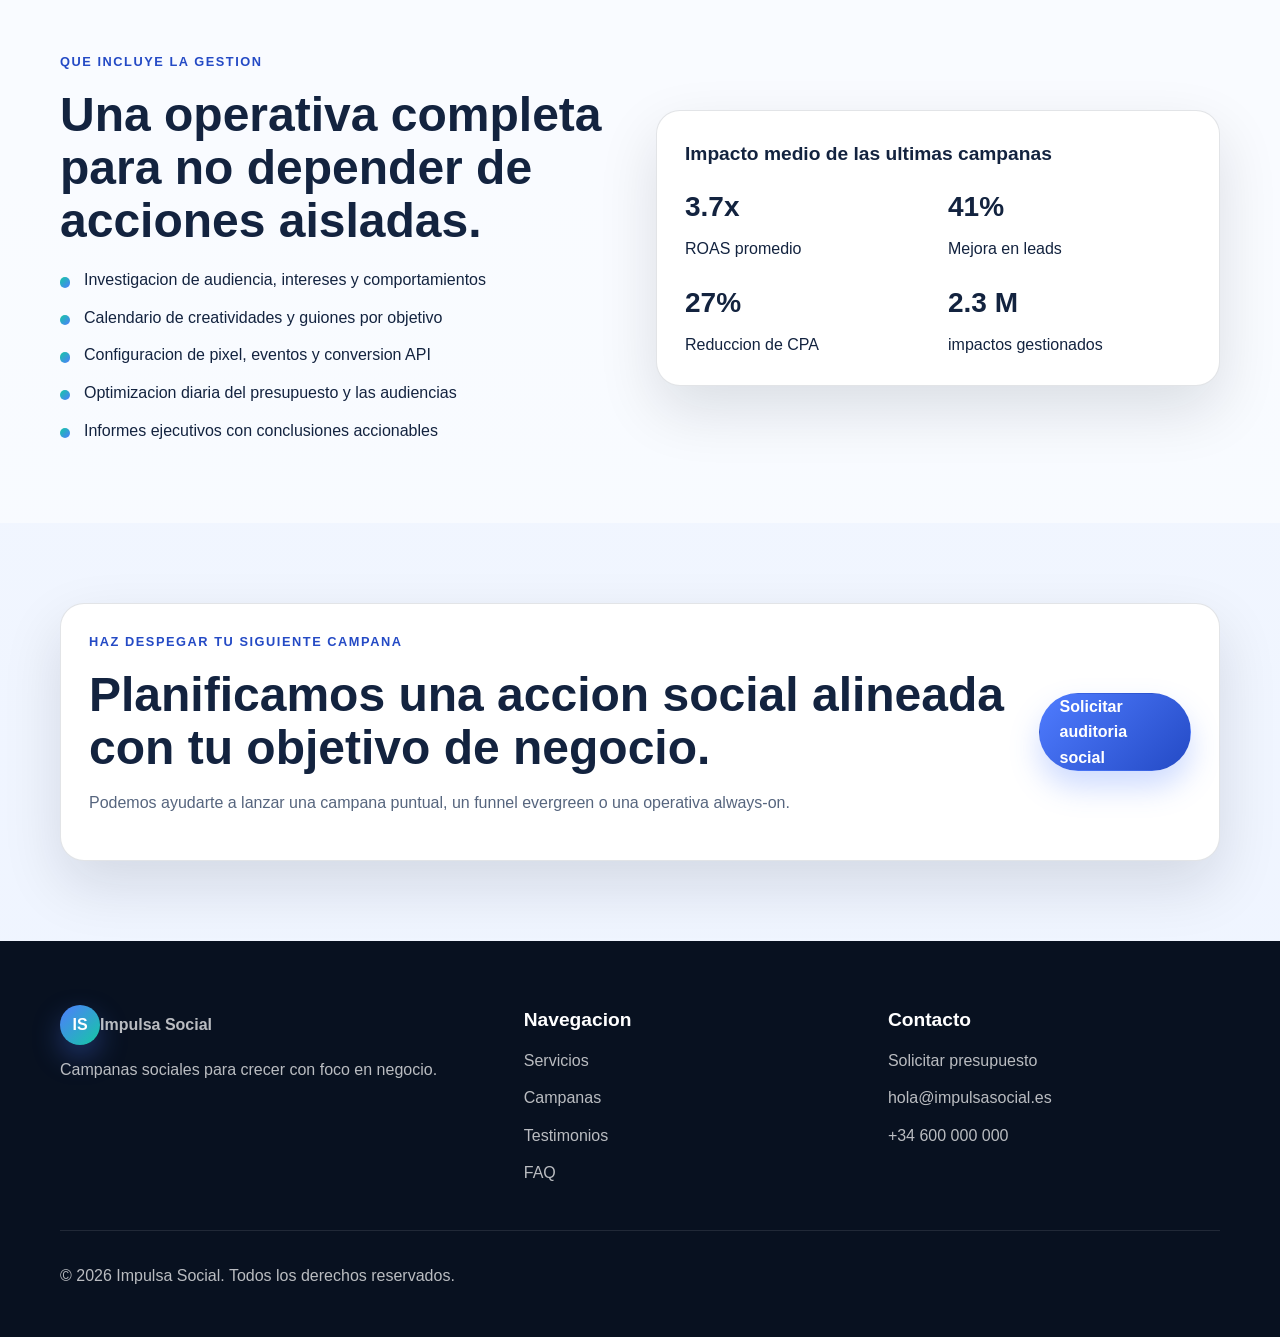
<file: social-media.html>
<!DOCTYPE html>
<html lang="es">
<head>
  <meta charset="UTF-8">
  <meta name="viewport" content="width=device-width, initial-scale=1.0">
  <title>Campanas en Redes Sociales | Impulsa Social</title>
  <meta name="description" content="Campanas en redes sociales con ejemplos de alcance, leads, ROAS y estrategias creativas multicanal.">
  <link rel="canonical" href="https://20monfort26-commits.github.io/Repo-Proyectos/social-media.html">
  <link rel="stylesheet" href="assets/css/styles.css">
  <script defer src="assets/js/main.js"></script>
</head>
<body data-page="campaigns">
  <a class="skip-link" href="#main-content">Saltar al contenido</a>
  <header class="site-header">
    <div class="container nav-shell">
      <a class="brand" href="index.html" aria-label="Impulsa Social inicio"><span class="brand-mark">IS</span><span>Impulsa Social</span></a>
      <button class="nav-toggle" type="button" aria-expanded="false" aria-controls="site-nav" aria-label="Abrir navegacion"><span></span><span></span><span></span></button>
      <nav id="site-nav" class="site-nav" aria-label="Principal">
        <a href="services.html">Servicios</a>
        <a href="social-media.html">Campanas</a>
        <a href="testimonials.html">Testimonios</a>
        <a href="faq.html">FAQ</a>
        <a href="contact.html" class="button button-primary">Solicitar presupuesto</a>
      </nav>
    </div>
  </header>

  <main id="main-content">
    <section class="page-hero section">
      <div class="container split-grid">
        <div>
          <p class="eyebrow">Campanas en redes sociales</p>
          <h1>Estrategias sociales pensadas para atraer atencion, generar confianza y convertir.</h1>
          <p class="lead">Gestionamos embudos completos en Instagram, Facebook, LinkedIn, TikTok y YouTube con segmentacion precisa, creatividades nativas y aprendizaje continuo.</p>
        </div>
        <div class="card visual-card">
          <svg class="illustration" viewBox="0 0 560 420" aria-hidden="true">
            <rect width="560" height="420" rx="32" fill="#f5faff"></rect>
            <rect x="66" y="68" width="428" height="284" rx="30" fill="#ffffff" stroke="#d7e2f8"></rect>
            <rect x="94" y="98" width="140" height="190" rx="24" fill="#0d1830"></rect>
            <rect x="252" y="98" width="214" height="84" rx="24" fill="#4f7cff" opacity="0.12"></rect>
            <rect x="252" y="200" width="214" height="88" rx="24" fill="#14c9a3" opacity="0.12"></rect>
            <path d="M284 146C312 120 348 129 376 112C404 95 426 101 444 86" stroke="#4f7cff" stroke-width="10" stroke-linecap="round"></path>
            <path d="M284 250C319 235 341 240 373 224C403 208 430 210 444 192" stroke="#14c9a3" stroke-width="10" stroke-linecap="round"></path>
          </svg>
        </div>
      </div>
    </section>

    <section class="section">
      <div class="container">
        <div class="section-heading">
          <p class="eyebrow">Casos de exito</p>
          <h2>Resultados reales en distintos sectores</h2>
        </div>
        <div class="case-grid">
          <article class="card">
            <p class="tag">Ecommerce moda</p>
            <h3>Campana de remarketing y UGC</h3>
            <p>Escalamos la captacion con contenido tipo creator y anuncios dinamicos de catalogo.</p>
            <div class="metric-pills"><span>ROAS 5.4x</span><span>+182% ventas</span><span>CPA -28%</span></div>
          </article>
          <article class="card">
            <p class="tag">B2B SaaS</p>
            <h3>Lead generation en LinkedIn</h3>
            <p>Combinamos contenido de autoridad, formularios nativos y nurturing automatizado.</p>
            <div class="metric-pills"><span>246 leads</span><span>CPL -31%</span><span>SQL +64%</span></div>
          </article>
          <article class="card">
            <p class="tag">Clinica local</p>
            <h3>Meta Ads con enfoque geolocalizado</h3>
            <p>Activamos campanas de reserva con mensajes por necesidad y proximidad.</p>
            <div class="metric-pills"><span>1.2 M alcance</span><span>328 reservas</span><span>CTR 4.9%</span></div>
          </article>
        </div>
      </div>
    </section>

    <section class="section section-muted">
      <div class="container split-grid">
        <div>
          <p class="eyebrow">Que incluye la gestion</p>
          <h2>Una operativa completa para no depender de acciones aisladas.</h2>
          <ul class="check-list">
            <li>Investigacion de audiencia, intereses y comportamientos</li>
            <li>Calendario de creatividades y guiones por objetivo</li>
            <li>Configuracion de pixel, eventos y conversion API</li>
            <li>Optimizacion diaria del presupuesto y las audiencias</li>
            <li>Informes ejecutivos con conclusiones accionables</li>
          </ul>
        </div>
        <div class="card">
          <h3>Impacto medio de las ultimas campanas</h3>
          <div class="stats-grid">
            <div><strong>3.7x</strong><span>ROAS promedio</span></div>
            <div><strong>41%</strong><span>Mejora en leads</span></div>
            <div><strong>27%</strong><span>Reduccion de CPA</span></div>
            <div><strong>2.3 M</strong><span>impactos gestionados</span></div>
          </div>
        </div>
      </div>
    </section>

    <section class="section">
      <div class="container cta-banner card">
        <div>
          <p class="eyebrow">Haz despegar tu siguiente campana</p>
          <h2>Planificamos una accion social alineada con tu objetivo de negocio.</h2>
          <p>Podemos ayudarte a lanzar una campana puntual, un funnel evergreen o una operativa always-on.</p>
        </div>
        <a href="contact.html?service=campanas-redes" class="button button-primary">Solicitar auditoria social</a>
      </div>
    </section>
  </main>

  <footer class="site-footer">
    <div class="container footer-grid">
      <div><a class="brand" href="index.html"><span class="brand-mark">IS</span><span>Impulsa Social</span></a><p>Campanas sociales para crecer con foco en negocio.</p></div>
      <div><h3>Navegacion</h3><a href="services.html">Servicios</a><a href="social-media.html">Campanas</a><a href="testimonials.html">Testimonios</a><a href="faq.html">FAQ</a></div>
      <div><h3>Contacto</h3><a href="contact.html">Solicitar presupuesto</a><a href="mailto:hola@impulsasocial.es">hola@impulsasocial.es</a><a href="tel:+34600000000">+34 600 000 000</a></div>
    </div>
    <div class="container footer-bottom"><p>&copy; 2026 Impulsa Social. Todos los derechos reservados.</p></div>
  </footer>
</body>
</html>
</file>
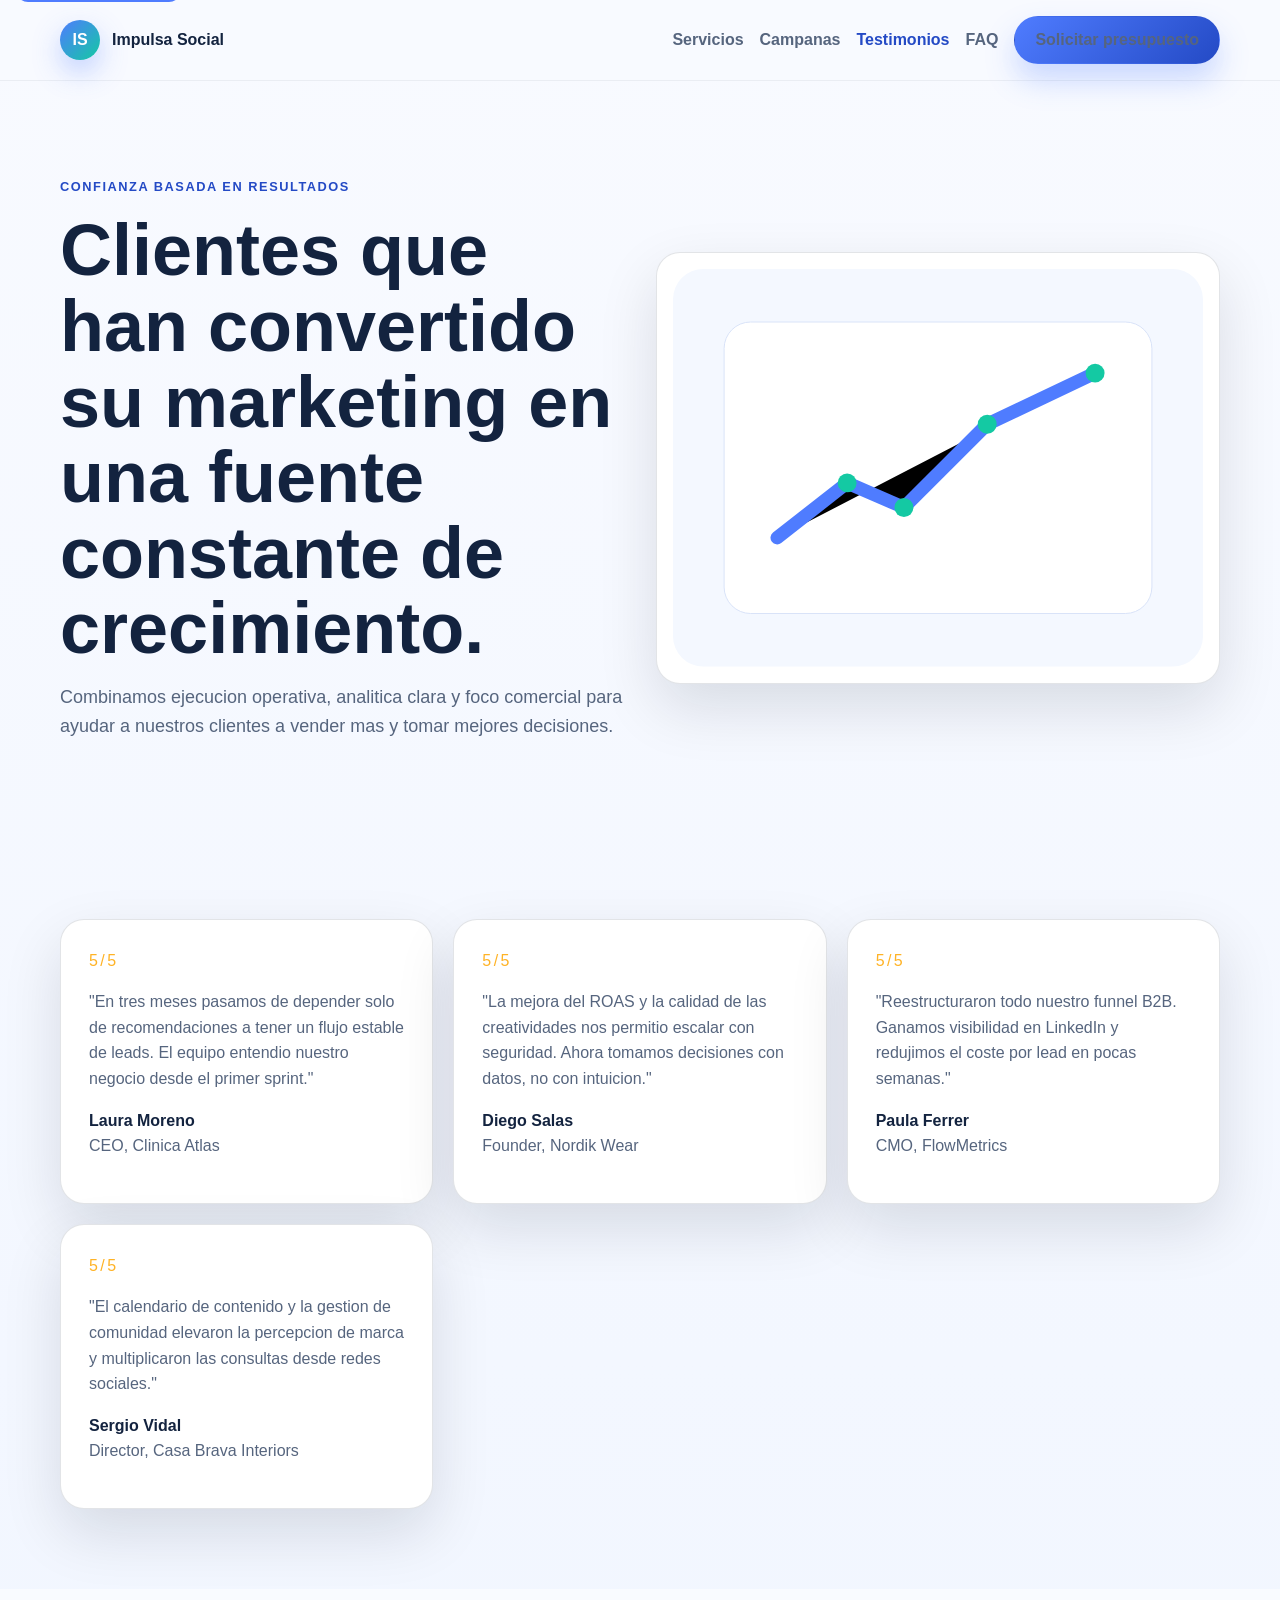
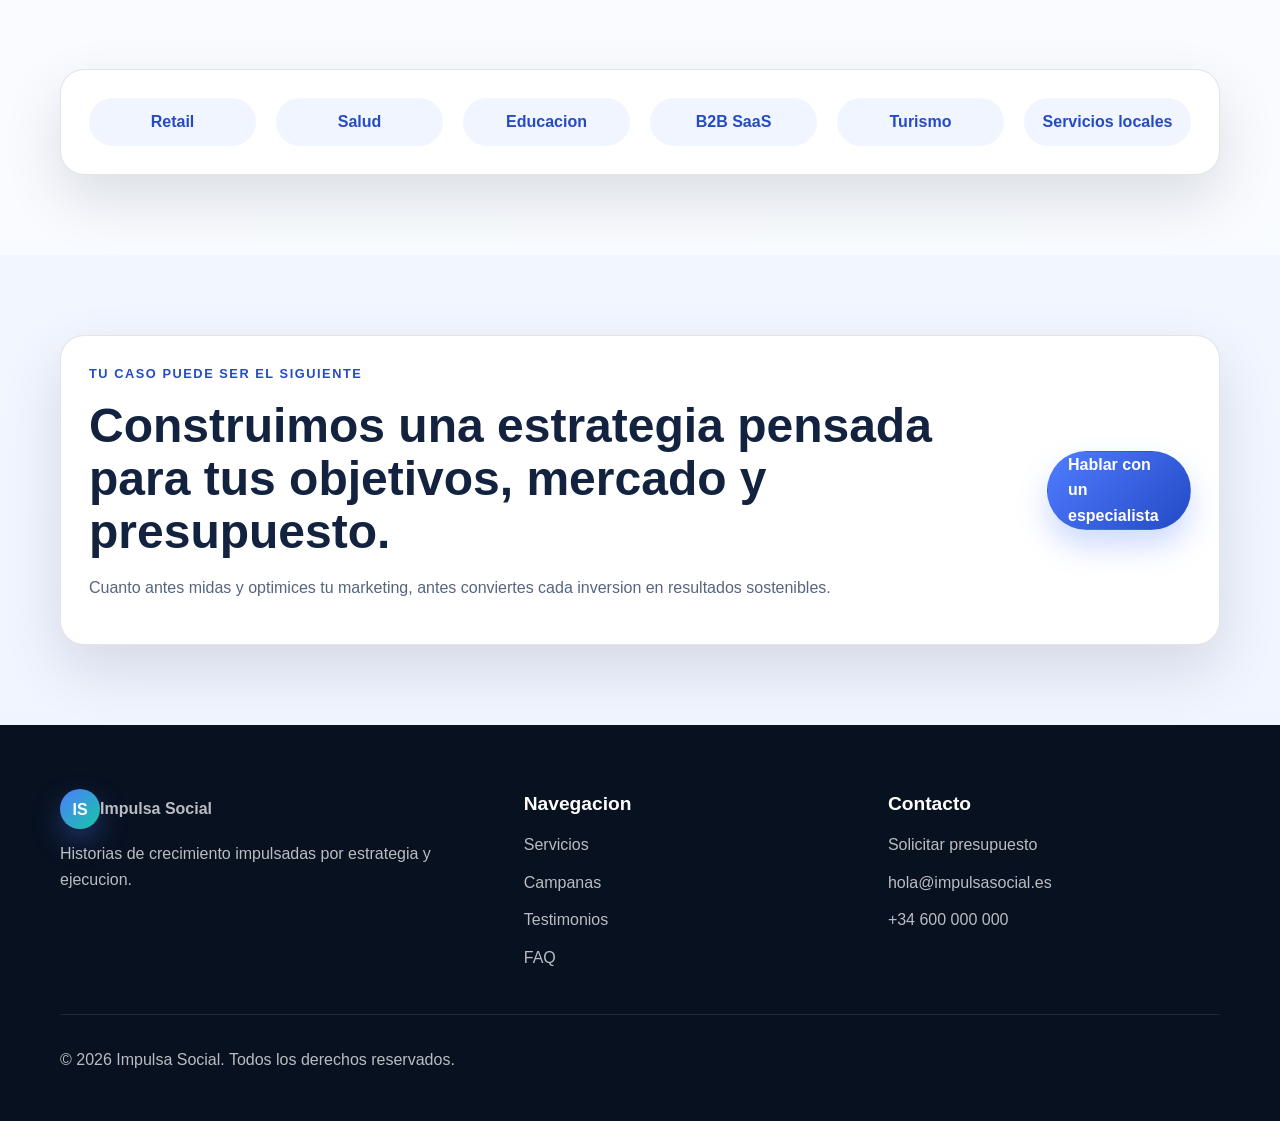
<file: testimonials.html>
<!DOCTYPE html>
<html lang="es">
<head>
  <meta charset="UTF-8">
  <meta name="viewport" content="width=device-width, initial-scale=1.0">
  <title>Testimonios | Impulsa Social</title>
  <meta name="description" content="Historias y testimonios de clientes que han mejorado ventas, leads y reconocimiento de marca con Impulsa Social.">
  <link rel="canonical" href="https://20monfort26-commits.github.io/Repo-Proyectos/testimonials.html">
  <link rel="stylesheet" href="assets/css/styles.css">
  <script defer src="assets/js/main.js"></script>
</head>
<body data-page="testimonials">
  <a class="skip-link" href="#main-content">Saltar al contenido</a>
  <header class="site-header">
    <div class="container nav-shell">
      <a class="brand" href="index.html" aria-label="Impulsa Social inicio"><span class="brand-mark">IS</span><span>Impulsa Social</span></a>
      <button class="nav-toggle" type="button" aria-expanded="false" aria-controls="site-nav" aria-label="Abrir navegacion"><span></span><span></span><span></span></button>
      <nav id="site-nav" class="site-nav" aria-label="Principal">
        <a href="services.html">Servicios</a>
        <a href="social-media.html">Campanas</a>
        <a href="testimonials.html">Testimonios</a>
        <a href="faq.html">FAQ</a>
        <a href="contact.html" class="button button-primary">Solicitar presupuesto</a>
      </nav>
    </div>
  </header>

  <main id="main-content">
    <section class="page-hero section">
      <div class="container split-grid">
        <div>
          <p class="eyebrow">Confianza basada en resultados</p>
          <h1>Clientes que han convertido su marketing en una fuente constante de crecimiento.</h1>
          <p class="lead">Combinamos ejecucion operativa, analitica clara y foco comercial para ayudar a nuestros clientes a vender mas y tomar mejores decisiones.</p>
        </div>
        <div class="card visual-card">
          <svg class="illustration" viewBox="0 0 560 420" aria-hidden="true">
            <rect width="560" height="420" rx="32" fill="#f4f8ff"></rect>
            <rect x="54" y="56" width="452" height="308" rx="28" fill="#ffffff" stroke="#d7e2f8"></rect>
            <path d="M110 284L184 226L244 252L332 164L446 110" stroke="#4f7cff" stroke-width="14" stroke-linecap="round" stroke-linejoin="round"></path>
            <circle cx="184" cy="226" r="10" fill="#14c9a3"></circle>
            <circle cx="244" cy="252" r="10" fill="#14c9a3"></circle>
            <circle cx="332" cy="164" r="10" fill="#14c9a3"></circle>
            <circle cx="446" cy="110" r="10" fill="#14c9a3"></circle>
          </svg>
        </div>
      </div>
    </section>

    <section class="section">
      <div class="container testimonial-grid">
        <article class="card">
          <p class="stars" aria-label="Valoracion 5 de 5">5/5</p>
          <p>"En tres meses pasamos de depender solo de recomendaciones a tener un flujo estable de leads. El equipo entendio nuestro negocio desde el primer sprint."</p>
          <strong>Laura Moreno</strong>
          <p>CEO, Clinica Atlas</p>
        </article>
        <article class="card">
          <p class="stars" aria-label="Valoracion 5 de 5">5/5</p>
          <p>"La mejora del ROAS y la calidad de las creatividades nos permitio escalar con seguridad. Ahora tomamos decisiones con datos, no con intuicion."</p>
          <strong>Diego Salas</strong>
          <p>Founder, Nordik Wear</p>
        </article>
        <article class="card">
          <p class="stars" aria-label="Valoracion 5 de 5">5/5</p>
          <p>"Reestructuraron todo nuestro funnel B2B. Ganamos visibilidad en LinkedIn y redujimos el coste por lead en pocas semanas."</p>
          <strong>Paula Ferrer</strong>
          <p>CMO, FlowMetrics</p>
        </article>
        <article class="card">
          <p class="stars" aria-label="Valoracion 5 de 5">5/5</p>
          <p>"El calendario de contenido y la gestion de comunidad elevaron la percepcion de marca y multiplicaron las consultas desde redes sociales."</p>
          <strong>Sergio Vidal</strong>
          <p>Director, Casa Brava Interiors</p>
        </article>
      </div>
    </section>

    <section class="section section-muted">
      <div class="container logo-strip card" aria-label="Sectores atendidos">
        <div>Retail</div>
        <div>Salud</div>
        <div>Educacion</div>
        <div>B2B SaaS</div>
        <div>Turismo</div>
        <div>Servicios locales</div>
      </div>
    </section>

    <section class="section">
      <div class="container cta-banner card">
        <div>
          <p class="eyebrow">Tu caso puede ser el siguiente</p>
          <h2>Construimos una estrategia pensada para tus objetivos, mercado y presupuesto.</h2>
          <p>Cuanto antes midas y optimices tu marketing, antes conviertes cada inversion en resultados sostenibles.</p>
        </div>
        <a href="contact.html" class="button button-primary">Hablar con un especialista</a>
      </div>
    </section>
  </main>

  <footer class="site-footer">
    <div class="container footer-grid">
      <div><a class="brand" href="index.html"><span class="brand-mark">IS</span><span>Impulsa Social</span></a><p>Historias de crecimiento impulsadas por estrategia y ejecucion.</p></div>
      <div><h3>Navegacion</h3><a href="services.html">Servicios</a><a href="social-media.html">Campanas</a><a href="testimonials.html">Testimonios</a><a href="faq.html">FAQ</a></div>
      <div><h3>Contacto</h3><a href="contact.html">Solicitar presupuesto</a><a href="mailto:hola@impulsasocial.es">hola@impulsasocial.es</a><a href="tel:+34600000000">+34 600 000 000</a></div>
    </div>
    <div class="container footer-bottom"><p>&copy; 2026 Impulsa Social. Todos los derechos reservados.</p></div>
  </footer>
</body>
</html>
</file>
<file: assets/css/styles.css>
:root {
  --bg: #081120;
  --bg-soft: #0d1830;
  --surface: #ffffff;
  --surface-soft: #f3f7ff;
  --text: #13233f;
  --text-soft: #56657e;
  --border: rgba(19, 35, 63, 0.12);
  --primary: #4f7cff;
  --primary-dark: #244ac5;
  --accent: #14c9a3;
  --danger: #b42318;
  --success: #136c55;
  --shadow: 0 24px 60px rgba(8, 17, 32, 0.12);
  --radius: 24px;
  --radius-sm: 16px;
  --container: 1160px;
}

* {
  box-sizing: border-box;
}

html {
  scroll-behavior: smooth;
}

body {
  margin: 0;
  font-family: Inter, Arial, Helvetica, sans-serif;
  color: var(--text);
  background: linear-gradient(180deg, #f8faff 0%, #eef4ff 100%);
  line-height: 1.6;
}

img,
svg {
  max-width: 100%;
  display: block;
}

a {
  color: inherit;
  text-decoration: none;
}

button,
input,
textarea,
select {
  font: inherit;
}

button {
  cursor: pointer;
}

.container {
  width: min(calc(100% - 2rem), var(--container));
  margin: 0 auto;
}

.section {
  padding: 5rem 0;
}

.section-muted {
  background: rgba(255, 255, 255, 0.55);
}

.section-accent {
  background: linear-gradient(135deg, rgba(79, 124, 255, 0.08), rgba(20, 201, 163, 0.1));
}

.skip-link {
  position: absolute;
  top: -3rem;
  left: 1rem;
  z-index: 40;
  padding: 0.75rem 1rem;
  border-radius: 0.75rem;
  background: var(--primary);
  color: #fff;
}

.skip-link:focus {
  top: 1rem;
}

.site-header {
  position: sticky;
  top: 0;
  z-index: 20;
  background: rgba(248, 250, 255, 0.9);
  backdrop-filter: blur(14px);
  border-bottom: 1px solid rgba(19, 35, 63, 0.06);
}

.nav-shell {
  display: flex;
  align-items: center;
  justify-content: space-between;
  min-height: 5rem;
  gap: 1rem;
}

.brand {
  display: inline-flex;
  align-items: center;
  gap: 0.75rem;
  font-weight: 800;
}

.brand-mark {
  width: 2.5rem;
  height: 2.5rem;
  display: inline-grid;
  place-items: center;
  border-radius: 999px;
  color: #fff;
  background: linear-gradient(135deg, var(--primary), var(--accent));
  box-shadow: 0 12px 28px rgba(79, 124, 255, 0.34);
}

.site-nav {
  display: flex;
  align-items: center;
  gap: 1rem;
}

.site-nav a {
  color: var(--text-soft);
  font-weight: 700;
}

.site-nav a.is-active {
  color: var(--primary-dark);
}

.nav-toggle {
  display: none;
  flex-direction: column;
  gap: 0.28rem;
  border: 0;
  background: transparent;
  padding: 0.25rem;
}

.nav-toggle span {
  width: 1.5rem;
  height: 2px;
  border-radius: 999px;
  background: var(--text);
}

.hero,
.page-hero {
  padding-top: 6rem;
}

.hero-grid,
.split-grid,
.contact-grid {
  display: grid;
  grid-template-columns: repeat(2, minmax(0, 1fr));
  gap: 2rem;
  align-items: center;
}

.hero h1,
.page-hero h1 {
  margin: 0 0 1rem;
  font-size: clamp(2.5rem, 6vw, 4.5rem);
  line-height: 1.05;
}

h2 {
  margin: 0 0 1rem;
  font-size: clamp(1.9rem, 4vw, 3rem);
  line-height: 1.1;
}

h3 {
  margin: 0 0 0.75rem;
  font-size: 1.2rem;
}

p {
  margin-top: 0;
  color: var(--text-soft);
}

.lead {
  font-size: 1.125rem;
  max-width: 62ch;
}

.eyebrow {
  margin-bottom: 1rem;
  text-transform: uppercase;
  letter-spacing: 0.12em;
  font-size: 0.8rem;
  font-weight: 800;
  color: var(--primary-dark);
}

.card {
  padding: 1.75rem;
  border: 1px solid var(--border);
  border-radius: var(--radius);
  background: var(--surface);
  box-shadow: var(--shadow);
}

.visual-card {
  padding: 1rem;
}

.button {
  display: inline-flex;
  align-items: center;
  justify-content: center;
  min-height: 3rem;
  padding: 0 1.25rem;
  border: 1px solid transparent;
  border-radius: 999px;
  font-weight: 800;
  transition: transform 0.2s ease, box-shadow 0.2s ease;
}

.button:hover,
.button:focus-visible {
  transform: translateY(-1px);
}

.button-primary {
  background: linear-gradient(135deg, var(--primary), var(--primary-dark));
  color: #fff;
  box-shadow: 0 16px 30px rgba(79, 124, 255, 0.28);
}

.button-secondary {
  border-color: rgba(79, 124, 255, 0.24);
  background: rgba(255, 255, 255, 0.9);
  color: var(--primary-dark);
}

.hero-actions {
  display: flex;
  flex-wrap: wrap;
  gap: 1rem;
  margin: 2rem 0;
}

.section-heading {
  margin-bottom: 2rem;
}

.inline-heading {
  display: flex;
  justify-content: space-between;
  align-items: end;
  gap: 1rem;
}

.text-link {
  color: var(--primary-dark);
  font-weight: 800;
}

.stat-list,
.feature-grid,
.service-grid,
.detail-grid,
.pricing-grid,
.case-grid,
.testimonial-grid,
.timeline-grid,
.stats-grid,
.logo-strip {
  display: grid;
  gap: 1.25rem;
}

.stat-list {
  margin: 2rem 0 0;
  padding: 0;
  list-style: none;
  grid-template-columns: repeat(3, minmax(0, 1fr));
}

.stat-list li,
.stats-grid div {
  display: flex;
  flex-direction: column;
  gap: 0.35rem;
}

.stat-list strong,
.stats-grid strong {
  font-size: 1.75rem;
  color: var(--text);
}

.feature-grid,
.service-grid,
.detail-grid,
.pricing-grid {
  grid-template-columns: repeat(3, minmax(0, 1fr));
}

.case-grid,
.testimonial-grid {
  grid-template-columns: repeat(3, minmax(0, 1fr));
}

.timeline-grid {
  grid-template-columns: repeat(4, minmax(0, 1fr));
}

.stats-grid {
  grid-template-columns: repeat(2, minmax(0, 1fr));
  margin-top: 1rem;
}

.logo-strip {
  grid-template-columns: repeat(6, minmax(0, 1fr));
  text-align: center;
}

.logo-strip div,
.metric-pills span {
  padding: 0.7rem 0.9rem;
  border-radius: 999px;
  background: rgba(79, 124, 255, 0.08);
  color: var(--primary-dark);
  font-weight: 800;
}

.metric-pills {
  display: flex;
  flex-wrap: wrap;
  gap: 0.75rem;
  margin-top: 1rem;
}

.timeline-card span {
  display: inline-grid;
  place-items: center;
  width: 2.5rem;
  height: 2.5rem;
  margin-bottom: 1rem;
  border-radius: 999px;
  background: rgba(79, 124, 255, 0.1);
  color: var(--primary-dark);
  font-weight: 800;
}

.plan-name,
.tag {
  color: var(--primary-dark);
  font-weight: 800;
}

.featured-plan {
  border: 2px solid rgba(79, 124, 255, 0.3);
  transform: translateY(-0.35rem);
}

.check-list,
.contact-list {
  margin: 1.25rem 0 0;
  padding: 0;
  list-style: none;
  display: grid;
  gap: 0.75rem;
}

.check-list li,
.contact-list li {
  position: relative;
  padding-left: 1.5rem;
}

.check-list li::before,
.contact-list li::before {
  content: "";
  position: absolute;
  left: 0;
  top: 0.62rem;
  width: 0.65rem;
  height: 0.65rem;
  border-radius: 999px;
  background: linear-gradient(135deg, var(--accent), var(--primary));
}

.compact {
  gap: 0.6rem;
}

.cta-banner {
  display: flex;
  justify-content: space-between;
  align-items: center;
  gap: 1.5rem;
}

.narrow {
  width: min(100%, 760px);
}

.form-card form {
  display: grid;
  gap: 1rem;
}

.form-row {
  display: grid;
  gap: 0.45rem;
}

label {
  font-weight: 800;
  color: var(--text);
}

input,
textarea,
select {
  width: 100%;
  padding: 0.9rem 1rem;
  border: 1px solid rgba(19, 35, 63, 0.16);
  border-radius: 1rem;
  background: #fff;
  color: var(--text);
}

textarea {
  resize: vertical;
}

.checkbox-row {
  grid-template-columns: auto 1fr;
  align-items: start;
}

.checkbox-row input {
  width: 1rem;
  margin-top: 0.35rem;
}

.form-status {
  min-height: 1.5rem;
  font-weight: 700;
}

.notice-box {
  margin-top: 1rem;
  padding: 1rem;
  border-radius: 1rem;
  background: rgba(79, 124, 255, 0.06);
}

.faq-list {
  display: grid;
  gap: 1rem;
}

.faq-item summary {
  cursor: pointer;
  font-weight: 800;
  color: var(--text);
}

.faq-item p {
  margin-top: 1rem;
}

.stars {
  color: #ffb326;
  letter-spacing: 0.15em;
}

.site-footer {
  padding: 4rem 0 2rem;
  background: var(--bg);
  color: rgba(255, 255, 255, 0.86);
}

.site-footer p,
.site-footer a {
  color: rgba(255, 255, 255, 0.72);
}

.footer-grid {
  display: grid;
  grid-template-columns: 1.3fr 1fr 1fr;
  gap: 2rem;
}

.footer-grid h3 {
  color: #fff;
}

.footer-grid a {
  display: block;
  margin-bottom: 0.75rem;
}

.footer-bottom {
  margin-top: 2rem;
  padding-top: 2rem;
  border-top: 1px solid rgba(255, 255, 255, 0.1);
}

.illustration {
  width: 100%;
  height: auto;
}

code {
  font-family: "SFMono-Regular", Consolas, monospace;
}

a:focus-visible,
button:focus-visible,
input:focus-visible,
select:focus-visible,
textarea:focus-visible,
summary:focus-visible,
.nav-toggle:focus-visible {
  outline: 3px solid rgba(79, 124, 255, 0.28);
  outline-offset: 2px;
}

@media (max-width: 960px) {
  .feature-grid,
  .service-grid,
  .detail-grid,
  .pricing-grid,
  .case-grid,
  .testimonial-grid,
  .timeline-grid,
  .footer-grid {
    grid-template-columns: repeat(2, minmax(0, 1fr));
  }

  .logo-strip {
    grid-template-columns: repeat(3, minmax(0, 1fr));
  }
}

@media (max-width: 760px) {
  .section {
    padding: 4rem 0;
  }

  .nav-toggle {
    display: inline-flex;
  }

  .site-nav {
    position: absolute;
    left: 1rem;
    right: 1rem;
    top: calc(100% + 0.75rem);
    display: none;
    flex-direction: column;
    align-items: stretch;
    padding: 1rem;
    border: 1px solid var(--border);
    border-radius: 1.25rem;
    background: rgba(248, 250, 255, 0.98);
    box-shadow: var(--shadow);
  }

  .site-nav.is-open {
    display: flex;
  }

  .hero-grid,
  .split-grid,
  .contact-grid,
  .feature-grid,
  .service-grid,
  .detail-grid,
  .pricing-grid,
  .case-grid,
  .testimonial-grid,
  .timeline-grid,
  .footer-grid,
  .stat-list,
  .stats-grid,
  .logo-strip {
    grid-template-columns: 1fr;
  }

  .inline-heading,
  .cta-banner {
    flex-direction: column;
    align-items: start;
  }

  .featured-plan {
    transform: none;
  }
}
</file>
